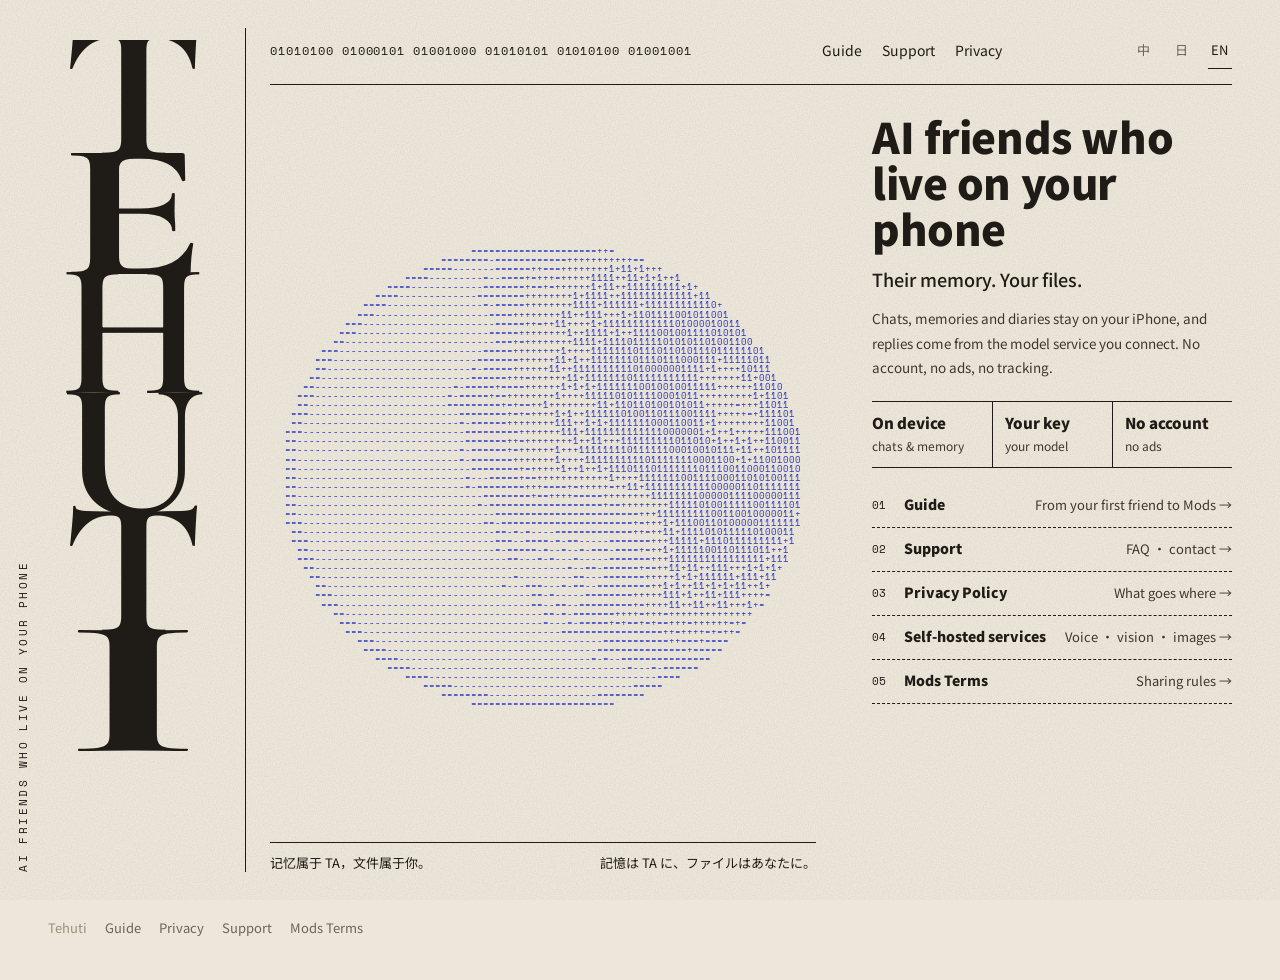
<file: index.html>
<!doctype html>
<html lang="zh-Hans">
<head>
<meta charset="utf-8">
<meta name="viewport" content="width=device-width, initial-scale=1">
<title>Tehuti</title>
<meta name="description" content="住在你手机上的 AI 朋友。记忆属于 TA，文件属于你。">
<link rel="preconnect" href="https://fonts.googleapis.com">
<link rel="preconnect" href="https://fonts.gstatic.com" crossorigin>
<link href="https://fonts.googleapis.com/css2?family=Cormorant+Garamond:wght@500;600;700&family=Noto+Serif+SC:wght@400;600&family=Noto+Sans+SC:wght@400;500;900&family=Space+Mono:wght@400;700&display=swap" rel="stylesheet">
<link rel="stylesheet" href="style.css">
<script src="lang.js"></script>
</head>
<body class="home">
<div class="progress" aria-hidden="true"><span></span></div>
<main class="poster">
  <aside class="mark">
    <svg class="mark-v" viewBox="0 0 160 640" role="img" aria-label="TEHUTI"><g><text x="16" y="102" textLength="128" lengthAdjust="spacingAndGlyphs">T</text><text x="16" y="208" textLength="128" lengthAdjust="spacingAndGlyphs">E</text><text x="16" y="314" textLength="128" lengthAdjust="spacingAndGlyphs">H</text><text x="16" y="420" textLength="128" lengthAdjust="spacingAndGlyphs">U</text><text x="16" y="526" textLength="128" lengthAdjust="spacingAndGlyphs">T</text><text x="16" y="632" textLength="128" lengthAdjust="spacingAndGlyphs">I</text></g></svg>
    <svg class="mark-h" viewBox="0 0 700 140" role="img" aria-label="TEHUTI"><g><text x="6" y="118" textLength="108" lengthAdjust="spacingAndGlyphs">T</text><text x="122" y="118" textLength="108" lengthAdjust="spacingAndGlyphs">E</text><text x="238" y="118" textLength="108" lengthAdjust="spacingAndGlyphs">H</text><text x="354" y="118" textLength="108" lengthAdjust="spacingAndGlyphs">U</text><text x="470" y="118" textLength="108" lengthAdjust="spacingAndGlyphs">T</text><text x="586" y="118" textLength="108" lengthAdjust="spacingAndGlyphs">I</text></g></svg>
    <span class="mark-en" aria-hidden="true">AI FRIENDS WHO LIVE ON YOUR PHONE</span>
  </aside>

  <div class="sheet">
    <header class="site">
      <a class="home bits" href="./" aria-label="Tehuti" title="TEHUTI">01010100 01000101 01001000 01010101 01010100 01001001</a>
      <nav class="links" aria-label="站点">
        <a href="guide.html" data-zh="使用指南" data-ja="使い方" data-en="Guide">使用指南</a>
        <a href="support.html" data-zh="支持" data-ja="サポート" data-en="Support">支持</a>
        <a href="privacy.html" data-zh="隐私" data-ja="プライバシー" data-en="Privacy">隐私</a>
      </nav>
      <nav class="lang" aria-label="语言"><button data-lang="zh">中</button><button data-lang="ja">日</button><button data-lang="en">EN</button></nav>
    </header>

    <div class="stage">
      <figure class="moon">
        <pre id="moon" aria-hidden="true">                                                                                                    
                                      ================+=+=+++=                                      
                                 ========---======+======+++++++++=                                 
                              =====-------=========+++++++++++1+++++++                              
                           ====---------=======+=++=+++++++++1+1+++11+1++                           
                        ====------------=====+=+=+++=++++++11++1111111111+1+                        
                      ====------------=======+=+++++++++11++11+111111111+1+111                      
                    ====--------------========++++++++11+1+11++110111011110111+1                    
                   ===---------------============+=+++++1+1111+111111111111111111                   
                 ===------------------====+===+=+=+++11+++11+1+11110110111010011101                 
                ===-----------------==-======+++++++++++++1+111111110111101111111110                
               ==-------------------==========+=++++++++11+111110111101011010110+++11               
             ===--------------------========++==++++++++1111111111111001010011111+1+11+             
            ===---------------------=========+++=+1+++1+1+11111101010011000101111++11+11            
            ==---------------------=======+===+++++++1++1111+101101110111010011++1++++++            
           ==----------------------======+==+=++++1+++1+++1111+111101110101111111++++++++           
          ==-----------------------==-======++++=++1+111111111101011111010101111+++++++=++          
         ===------------------------========+++=+++++1++11111+01101001110110011111+++++++++         
         ==--------------------------====+===+=+++++1++1++++11+011001111100111111++++++==++         
        ===--------------------------=====+==++++++++11+1111111101001001011001111++++++++=++        
        ==---------------------------========+=+++++++1++111+1+01111101000111111+++++++=+==+        
       ===-------------------------==-========+++++++++11+1111+110111010000111111++++++==+=+1       
       ==---------------------------==-=======++++++++++1++1+11111010101100011+111+++==+===++       
       ==-----------------------------========++++++1++++1111110111111111100101+1+1+++==+++=+       
       ==--------------------------=============++++1++1+1+1111+1110110000011011+1++++++=++=+       
       ==----------------------------============++++++11111111+1+1010110001101+++1++++++++++       
       ==------------------------------==========+==++++++1++++11+1111011100001111++1+++++=++       
       ==-----------------------------======+====+++++++++111111111111111101011111+++1+++++++       
       ==------------------------------======+==+++++++++++++11111110101011110011111+++++++++       
       ==------------------------------=-========+=+=++++1+++1111111011101001111111111+++++1+       
       ==------------------------------========+++=+=++++++1111+11111011111110100011111+1++++       
       ===-------------------------------=======+====++++++++1+1+11111101111111000111++++1111       
        ==-------------------------------=======+++++=++++++++11+111+111+1110110011111111111        
        ===--------------------------------========+=++++++++++++1++++1+11+1100111010111111+        
         ==-----------------------------=---======++++=+++++++1+++1++111111+1111010111110+1         
         ===-----------------------------===========++=+++++++1++11+++++1111+11111+11+111+1         
          ==-----------------------------------=========++++++++++111+1++1111++11+11111++1          
           ==-------------------------------==-=========+==++++++++++++1++11+1+11+1111+1+           
            ==---------------------------------=-======+==+=++++++++1++++1++1111111++++1            
            ===----------------------------------========+=+=+=++++++++1+11+++++++1101+=            
             ===-------------------------------=-==-=========++++=+++++++++++111++==+=+             
               ==--------------------------------=--========+==+++==+++++++++++++===+               
                ===---------------------------------==-==========++=+++=++=++++=++++                
                 ===---------------------------------=--=======+==+==+=+=+++++=+=++                 
                   ===------------------------------------=========+=+=++==++==+=                   
                    ====---------------------------------===-=========+=+=======                    
                      ====--------------------------------=-=--=-=============                      
                        ====-------------------------------------==--=--====                        
                           ====--------------------------------------====                           
                              =====------------------------------=====                              
                                 ========------------------========                                 
                                      ========================                                      
                                                                                                    </pre>
        <figcaption>
          <span class="cap-zh" lang="zh-Hans">记忆属于 TA，文件属于你。</span>
          <span class="cap-ja" lang="ja">記憶は TA に、ファイルはあなたに。</span>
          <span class="cap-en" lang="en">Their memory. Your files.</span>
        </figcaption>
      </figure>

      <div class="copy">
    <section lang="zh-Hans">
      <h1>住在你手机上的<br>AI 朋友</h1>
      <p class="lead">记忆属于 TA，文件属于你。</p>
      <p class="intro">聊天、记忆和日记存在你的 iPhone 上，用你自己接入的模型服务回复你。没有账号，没有广告，不追踪。</p>
      <div class="facts"><div><b>存在本机</b>聊天与记忆</div><div><b>你的 Key</b>你选的模型</div><div><b>无账号</b>无广告</div></div>
      <nav class="rows" aria-label="页面">
      <a href="guide.html"><i class="n">01</i><b>使用指南</b><span>从第一个朋友到 Mods →</span></a>
      <a href="support.html"><i class="n">02</i><b>支持</b><span>常见问题 · 联系 →</span></a>
      <a href="privacy.html"><i class="n">03</i><b>隐私政策</b><span>什么会发给谁 →</span></a>
      <a href="self-hosting.html"><i class="n">04</i><b>自部署服务</b><span>语音 · 识图 · 生图 →</span></a>
      <a href="mods-terms.html"><i class="n">05</i><b>Mods 投稿条款</b><span>分享的规则 →</span></a>
      </nav>
    </section>
    <section lang="ja">
      <h1>あなたのスマホに住む<br>AI の友だち</h1>
      <p class="lead">記憶は TA に、ファイルはあなたに。</p>
      <p class="intro">会話・記憶・日記は iPhone に保存され、あなたが接続したモデルサービスが返信します。アカウントも広告もトラッキングもありません。</p>
      <div class="facts"><div><b>端末に保存</b>会話と記憶</div><div><b>自分のキー</b>選んだモデル</div><div><b>登録不要</b>広告なし</div></div>
      <nav class="rows" aria-label="ページ">
      <a href="guide.html"><i class="n">01</i><b>使い方</b><span>最初の友だちから Mods まで →</span></a>
      <a href="support.html"><i class="n">02</i><b>サポート</b><span>よくある質問 · 連絡 →</span></a>
      <a href="privacy.html"><i class="n">03</i><b>プライバシーポリシー</b><span>何がどこへ送られるか →</span></a>
      <a href="self-hosting.html"><i class="n">04</i><b>自分で立てたサービス</b><span>音声 · 画像認識 · 画像生成 →</span></a>
      <a href="mods-terms.html"><i class="n">05</i><b>Mods 投稿規約</b><span>共有のルール →</span></a>
      </nav>
    </section>
    <section lang="en">
      <h1>AI friends who live on your phone</h1>
      <p class="lead">Their memory. Your files.</p>
      <p class="intro">Chats, memories and diaries stay on your iPhone, and replies come from the model service you connect. No account, no ads, no tracking.</p>
      <div class="facts"><div><b>On device</b>chats &amp; memory</div><div><b>Your key</b>your model</div><div><b>No account</b>no ads</div></div>
      <nav class="rows" aria-label="Pages">
      <a href="guide.html"><i class="n">01</i><b>Guide</b><span>From your first friend to Mods →</span></a>
      <a href="support.html"><i class="n">02</i><b>Support</b><span>FAQ · contact →</span></a>
      <a href="privacy.html"><i class="n">03</i><b>Privacy Policy</b><span>What goes where →</span></a>
      <a href="self-hosting.html"><i class="n">04</i><b>Self-hosted services</b><span>Voice · vision · images →</span></a>
      <a href="mods-terms.html"><i class="n">05</i><b>Mods Terms</b><span>Sharing rules →</span></a>
      </nav>
    </section>
      </div>
    </div>
  </div>
  <svg class="grain" aria-hidden="true"><filter id="grain"><feTurbulence type="fractalNoise" baseFrequency="0.85" numOctaves="2" seed="4"></feTurbulence><feColorMatrix values="0 0 0 0 0.3  0 0 0 0 0.27  0 0 0 0 0.2  0 0 0 0.6 -0.2"></feColorMatrix></filter><rect width="100%" height="100%" filter="url(#grain)"></rect></svg>
</main>

<footer class="poster-foot">
  <span>Tehuti</span>
  <a href="guide.html" data-zh="使用指南" data-ja="使い方" data-en="Guide">使用指南</a>
  <a href="privacy.html" data-zh="隐私政策" data-ja="プライバシー" data-en="Privacy">隐私政策</a>
  <a href="support.html" data-zh="支持" data-ja="サポート" data-en="Support">支持</a>
  <a href="mods-terms.html" data-zh="Mods 条款" data-ja="Mods 規約" data-en="Mods Terms">Mods 条款</a>
</footer>
<script src="moon.js"></script>
<script src="site.js"></script>
</body>
</html>
</file>
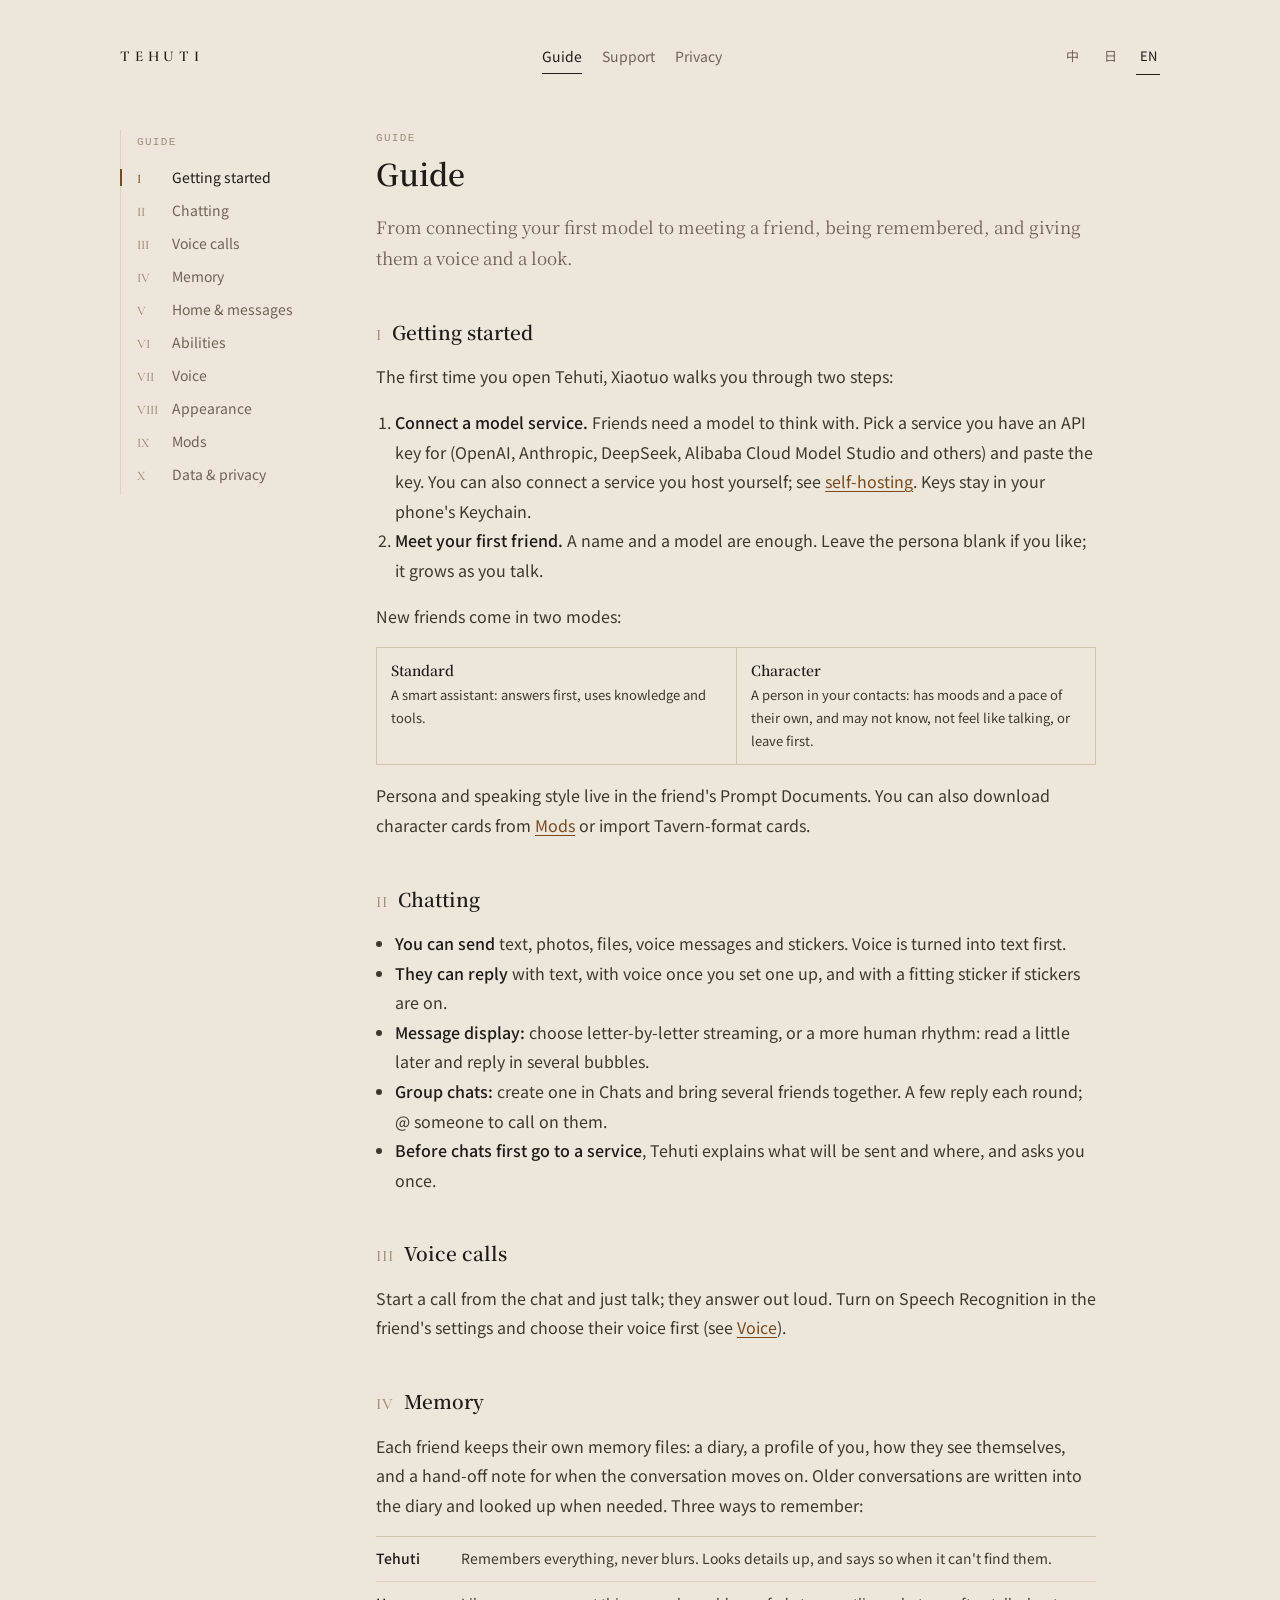
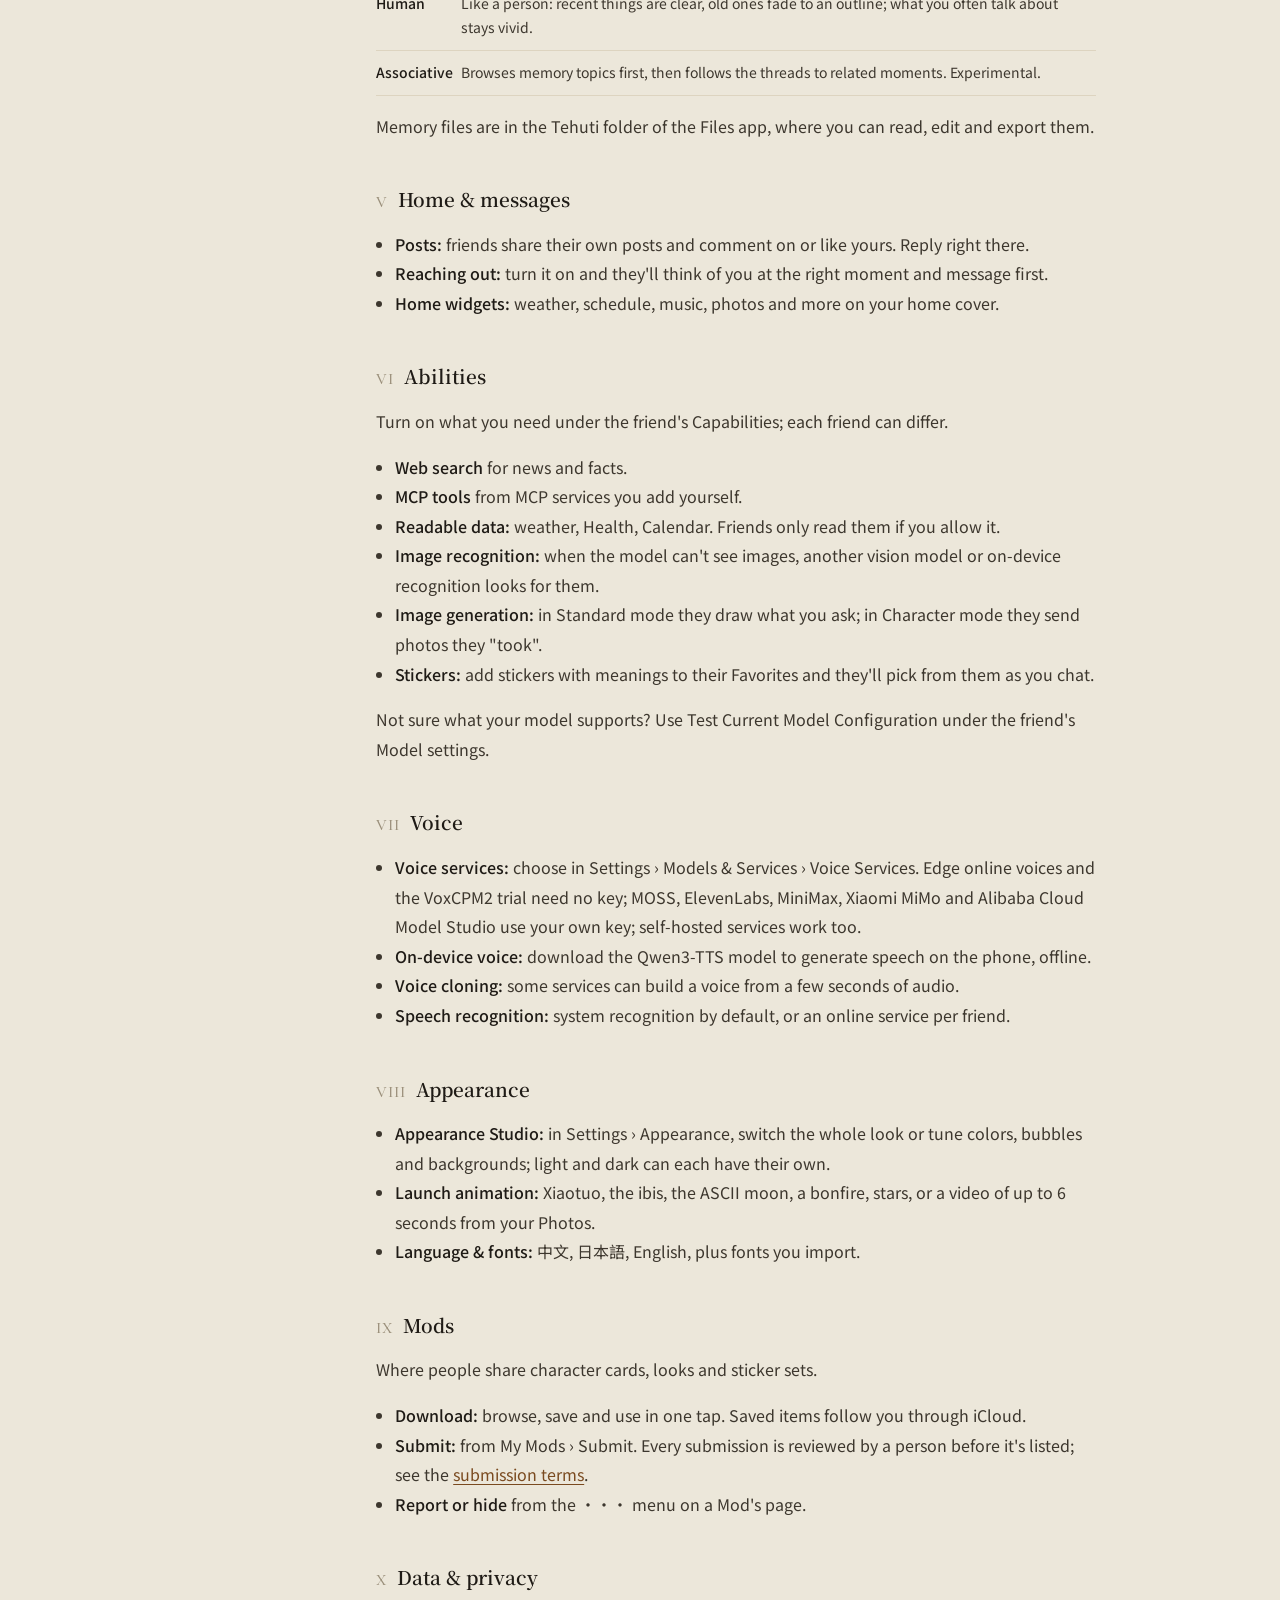
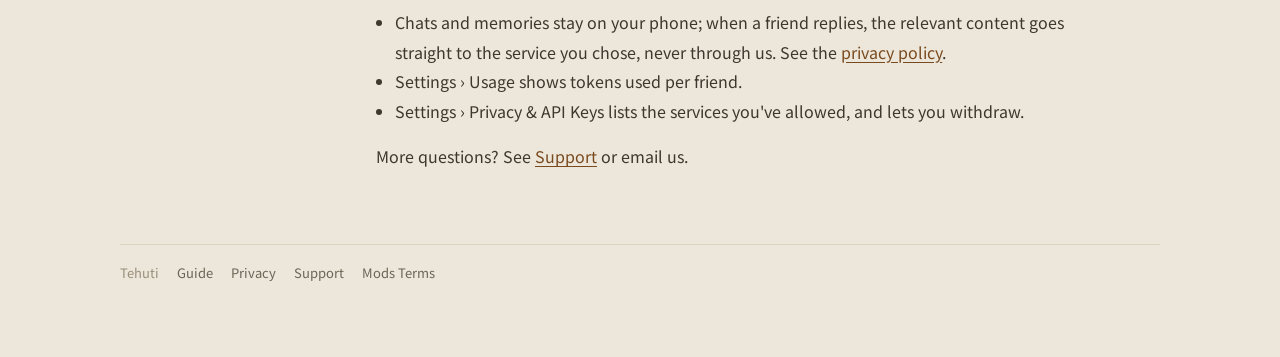
<file: guide.html>
<!doctype html>
<html lang="zh-Hans">
<head>
<meta charset="utf-8">
<meta name="viewport" content="width=device-width, initial-scale=1">
<title>Tehuti · 使用指南 / Guide</title>
<link rel="preconnect" href="https://fonts.googleapis.com">
<link rel="preconnect" href="https://fonts.gstatic.com" crossorigin>
<link href="https://fonts.googleapis.com/css2?family=Cormorant+Garamond:wght@500;600&family=Noto+Serif+SC:wght@400;600&family=Noto+Sans+SC:wght@400;500&display=swap" rel="stylesheet">
<link rel="stylesheet" href="style.css">
<script src="lang.js"></script>
</head>
<body>
<div class="progress" aria-hidden="true"><span></span></div>
<main class="guide">
<header class="site">
  <a class="home" href="./">TEHUTI</a>
  <nav class="links" aria-label="站点">
    <a href="guide.html" aria-current="page" data-zh="使用指南" data-ja="使い方" data-en="Guide">使用指南</a>
    <a href="support.html" data-zh="支持" data-ja="サポート" data-en="Support">支持</a>
    <a href="privacy.html" data-zh="隐私" data-ja="プライバシー" data-en="Privacy">隐私</a>
  </nav>
  <nav class="lang" aria-label="语言"><button data-lang="zh">中</button><button data-lang="ja">日</button><button data-lang="en">EN</button></nav>
</header>
<div class="guide-layout">
<aside class="guide-nav" aria-label="目录"></aside>
<div class="guide-body">

<!-- ============================== 中文 ============================== -->
<section lang="zh-Hans">
<div class="eyebrow">Guide</div>
<h1>使用指南</h1>
<p class="lead">从接入第一个模型，到认识朋友、让 TA 记住你、给 TA 换上声音和样子。</p>

<nav class="toc" aria-label="目录">
  <a href="#zh-start">I 开始</a><a href="#zh-chat">II 聊天</a><a href="#zh-call">III 语音通话</a><a href="#zh-memory">IV 记忆</a>
  <a href="#zh-home">V 主页与主动消息</a><a href="#zh-abilities">VI 能力</a><a href="#zh-voice">VII 声音</a><a href="#zh-look">VIII 外观</a>
  <a href="#zh-mods">IX Mods</a><a href="#zh-data">X 数据与隐私</a>
</nav>

<h2 id="zh-start"><span class="num">I</span>开始</h2>
<p>第一次打开时，小托会带你走两步：</p>
<ol>
  <li><strong>接入一个模型服务。</strong>朋友们要借模型来思考。选一家你有 API Key 的服务（OpenAI、Anthropic、DeepSeek、阿里云百炼等），把 Key 粘进去就行。也可以接自己部署的服务，见<a href="self-hosting.html">自部署说明</a>。Key 只存在手机的钥匙串里。</li>
  <li><strong>认识第一个朋友。</strong>起个名字、挑个模型就够了。人设可以空着，相处久了会自己长出来。</li>
</ol>
<p>新建朋友时可以选两种模式：</p>
<div class="split">
  <div><b>标准模式</b>像一个聪明的助手：先回答问题，知识和工具都用得上。</div>
  <div><b>角色模式</b>像通讯录里的一个人：会有自己的情绪和节奏，可以不知道、不想聊、先走。</div>
</div>
<p>人设、说话风格这些写在朋友设置的「提示词注入」里；也可以从 <a href="#zh-mods">Mods</a> 下载别人做好的角色卡，或者导入酒馆格式的角色卡。</p>

<h2 id="zh-chat"><span class="num">II</span>聊天</h2>
<ul>
  <li><strong>能发什么：</strong>文字、照片、文件、语音消息、表情。语音会先转成文字。</li>
  <li><strong>TA 能回什么：</strong>文字，开了声音后也能发语音；开了表情包，会按含义挑一张发给你。</li>
  <li><strong>消息显示：</strong>在朋友设置里可以选是否一个字一个字地出现，或者像真人一样隔一会儿才「已读」、分几条气泡回你。</li>
  <li><strong>群聊：</strong>在「聊天」里新建群聊，把几位朋友拉到一起。每一轮会挑几位接话，@ 某位就是点名让 TA 说。</li>
  <li><strong>第一次发给某个服务前</strong>，Tehuti 会说明会发什么、发给谁，请你确认一次。</li>
</ul>

<h2 id="zh-call"><span class="num">III</span>语音通话</h2>
<p>在聊天页发起通话，直接开口说，TA 用声音回你。需要先在朋友设置里打开「语音识别」，并选好 TA 的声音（见 <a href="#zh-voice">声音</a>）。</p>

<h2 id="zh-memory"><span class="num">IV</span>记忆</h2>
<p>每位朋友都有自己的一套记忆文件：日记、关于你的档案、TA 对自己的认识，以及换话题时留给自己的「接力棒」。聊得久了，旧的对话会整理进日记，TA 需要时再去翻。三种记忆方式可选：</p>
<div class="table-wrap"><table>
  <tr><th>Tehuti 模式</th><td>什么都记得，永不模糊。需要细节时会去查，查不到就坦白说。</td></tr>
  <tr><th>人类模式</th><td>像人一样：近的清晰，远的慢慢模糊成梗概；常聊起的事保持鲜活。</td></tr>
  <tr><th>联想模式</th><td>先浏览记忆主题，再顺着线索翻相关的往事。实验性功能。</td></tr>
</table></div>
<p>记忆文件都在「文件」App 的 Tehuti 文件夹里，可以直接看、改、导出。朋友设置里也能浏览 TA 的记忆。</p>

<h2 id="zh-home"><span class="num">V</span>主页与主动消息</h2>
<ul>
  <li><strong>动态：</strong>朋友们会发自己的动态，也会来你的动态下评论、点赞。你可以就地回复。</li>
  <li><strong>主动联系：</strong>打开后，TA 会在合适的时候想起你，主动发一条消息过来。</li>
  <li><strong>主页组件：</strong>主页封面可以放天气、日程、音乐、照片等小组件。</li>
</ul>

<h2 id="zh-abilities"><span class="num">VI</span>能力</h2>
<p>在朋友设置的「能力」里按需打开，每位朋友可以不一样：</p>
<ul>
  <li><strong>联网搜索：</strong>查新闻、查资料。</li>
  <li><strong>MCP 工具：</strong>接入你自己添加的 MCP 服务，让 TA 能用更多工具。</li>
  <li><strong>可读取数据：</strong>天气、健康、日历。默认只在你自己的设备上显示，只有你允许了，TA 才读得到。</li>
  <li><strong>识图：</strong>模型本身看不了图时，可以借一个能看图的模型或系统识别来帮 TA 看。</li>
  <li><strong>生成图片：</strong>标准模式下按你的要求画图；角色模式下 TA 会发自己「拍」的照片。</li>
  <li><strong>表情包：</strong>给 TA 的收藏里加几张带含义的表情，TA 聊天时会自己挑着发。</li>
</ul>
<p>不确定模型支持哪些能力，可以在朋友设置的「模型」里点「测试当前模型配置」。</p>

<h2 id="zh-voice"><span class="num">VII</span>声音</h2>
<ul>
  <li><strong>语音服务：</strong>在「设置 › 模型与服务 › 语音服务」里选。Edge 在线语音和 VoxCPM2 体验不用 Key；MOSS、ElevenLabs、MiniMax、小米 MiMo、阿里云百炼用你自己的 Key；也可以接自己部署的服务。</li>
  <li><strong>本地语音：</strong>下载 Qwen3-TTS 模型后，在手机上直接生成，不联网。</li>
  <li><strong>克隆声音：</strong>部分服务可以用一段几秒钟的录音克隆出 TA 的声音。</li>
  <li><strong>语音识别：</strong>默认用系统的识别，也可以为某位朋友换成在线识别。</li>
</ul>

<h2 id="zh-look"><span class="num">VIII</span>外观</h2>
<ul>
  <li><strong>外观工坊：</strong>在「设置 › 外观」里换整套外观，或者自己调配色、气泡、背景；浅色和深色可以各用一套。</li>
  <li><strong>开屏动画：</strong>小托、朱鹭、字符月亮、篝火、星空，或者用自己相册里一段 6 秒以内的视频。</li>
  <li><strong>语言与字体：</strong>中文、日本語、English，也可以导入自己的字体。</li>
</ul>

<h2 id="zh-mods"><span class="num">IX</span>Mods</h2>
<p>大家分享角色卡、外观和表情包的地方。</p>
<ul>
  <li><strong>下载：</strong>浏览、收藏，一键用上。收藏会跟着 iCloud 走，换手机也在。</li>
  <li><strong>投稿：</strong>在「我的 Mods › 投稿」里交，人工审核通过后才会上架。规则见 <a href="mods-terms.html">Mods 投稿条款</a>。</li>
  <li><strong>举报和隐藏：</strong>作品页右上角「···」。</li>
</ul>

<h2 id="zh-data"><span class="num">X</span>数据与隐私</h2>
<ul>
  <li>聊天和记忆存在手机上；回复时相关内容直接发给你选的服务，不经过我们。详见<a href="privacy.html">隐私政策</a>。</li>
  <li>「设置 › 用量」看每位朋友用了多少 token。</li>
  <li>「设置 › 隐私与 API Key」看已经同意发送的服务，可以撤回。</li>
</ul>
<p>还有问题？看<a href="support.html">支持页</a>，或者写信给我们。</p>
</section>

<!-- ============================== 日本語 ============================== -->
<section lang="ja">
<div class="eyebrow">Guide</div>
<h1>使い方</h1>
<p class="lead">最初のモデルをつなぐところから、友だちと出会い、覚えてもらい、声と姿を与えるまで。</p>

<nav class="toc" aria-label="目次">
  <a href="#ja-start">I はじめに</a><a href="#ja-chat">II チャット</a><a href="#ja-call">III 音声通話</a><a href="#ja-memory">IV 記憶</a>
  <a href="#ja-home">V ホームと自発メッセージ</a><a href="#ja-abilities">VI 機能</a><a href="#ja-voice">VII 声</a><a href="#ja-look">VIII 外観</a>
  <a href="#ja-mods">IX Mods</a><a href="#ja-data">X データとプライバシー</a>
</nav>

<h2 id="ja-start"><span class="num">I</span>はじめに</h2>
<p>最初に開くと、小托（シャオトゥオ）が 2 つのステップを案内します。</p>
<ol>
  <li><strong>モデルサービスをつなぐ。</strong>友だちが考えるにはモデルが必要です。API Key を持っているサービス（OpenAI、Anthropic、DeepSeek、Alibaba Cloud Model Studio など）を選び、キーを貼り付けるだけ。自分で立てたサービスも使えます（<a href="self-hosting.html">接続方法</a>）。キーは端末のキーチェーンにだけ保存されます。</li>
  <li><strong>最初の友だちに会う。</strong>名前とモデルだけで十分。人柄は空欄でも、付き合ううちに育っていきます。</li>
</ol>
<p>友だちを作るときは 2 つのモードから選べます。</p>
<div class="split">
  <div><b>標準モード</b>賢いアシスタント。まず質問に答え、知識もツールも使います。</div>
  <div><b>キャラクターモード</b>連絡先の中の一人。自分の気分やペースがあり、知らない・話したくない・先に抜けることもあります。</div>
</div>
<p>人設や話し方は友だちの設定の「プロンプト文書」に書きます。<a href="#ja-mods">Mods</a> から他の人のキャラクターカードをダウンロードしたり、Tavern 形式のカードを読み込んだりもできます。</p>

<h2 id="ja-chat"><span class="num">II</span>チャット</h2>
<ul>
  <li><strong>送れるもの：</strong>テキスト、写真、ファイル、ボイスメッセージ、スタンプ。音声は文字起こししてから送られます。</li>
  <li><strong>返ってくるもの：</strong>テキスト。声を設定すればボイスでも返信し、スタンプを有効にすれば意味に合うものを選んで送ります。</li>
  <li><strong>メッセージ表示：</strong>一文字ずつ表示するか、人のように少し間をおいて既読にし、いくつかの吹き出しに分けて返すかを選べます。</li>
  <li><strong>グループチャット：</strong>「チャット」から作成して複数の友だちを集めます。毎回何人かが返事をし、@ で指名もできます。</li>
  <li><strong>初めてサービスに送る前に</strong>、何をどこへ送るかを説明し、一度確認します。</li>
</ul>

<h2 id="ja-call"><span class="num">III</span>音声通話</h2>
<p>チャット画面から通話を始め、そのまま話しかけると声で返事をします。友だちの設定で「音声認識」を有効にし、声を選んでおいてください（<a href="#ja-voice">声</a>）。</p>

<h2 id="ja-memory"><span class="num">IV</span>記憶</h2>
<p>友だちごとに記憶ファイルがあります。日記、あなたについてのプロフィール、自分自身についての認識、話題が変わるときの「引き継ぎメモ」。長く話すと古い会話は日記にまとめられ、必要なときに読み返します。記憶のしかたは 3 種類。</p>
<div class="table-wrap"><table>
  <tr><th>Tehuti モード</th><td>すべてを覚え、ぼやけません。細部は調べ、見つからなければ正直に言います。</td></tr>
  <tr><th>人間モード</th><td>人のように、最近のことは鮮明、昔のことは少しずつ大まかに。よく話すことは鮮明なまま。</td></tr>
  <tr><th>連想モード</th><td>まず記憶のテーマを眺め、手がかりをたどって関連する出来事を読み返します。実験的な機能です。</td></tr>
</table></div>
<p>記憶ファイルは「ファイル」アプリの Tehuti フォルダにあり、そのまま閲覧・編集・書き出しができます。</p>

<h2 id="ja-home"><span class="num">V</span>ホームと自発メッセージ</h2>
<ul>
  <li><strong>投稿：</strong>友だちは自分の投稿をし、あなたの投稿にコメントや「いいね」をします。その場で返信できます。</li>
  <li><strong>自発的な連絡：</strong>有効にすると、ふさわしいときにあなたを思い出してメッセージを送ってきます。</li>
  <li><strong>ホームのウィジェット：</strong>天気、予定、音楽、写真などを置けます。</li>
</ul>

<h2 id="ja-abilities"><span class="num">VI</span>機能</h2>
<p>友だちの設定の「機能」で必要なものだけ有効にします。友だちごとに変えられます。</p>
<ul>
  <li><strong>ウェブ検索：</strong>ニュースや調べもの。</li>
  <li><strong>MCP ツール：</strong>自分で追加した MCP サービスで、使えるツールを増やします。</li>
  <li><strong>読み取れるデータ：</strong>天気、ヘルスケア、カレンダー。許可したときだけ友だちが読めます。</li>
  <li><strong>画像認識：</strong>モデルが画像を見られないとき、別の視覚モデルやシステム認識で代わりに見ます。</li>
  <li><strong>画像生成：</strong>標準モードでは頼まれた絵を描き、キャラクターモードでは自分で「撮った」写真を送ります。</li>
  <li><strong>スタンプ：</strong>意味を付けたスタンプをお気に入りに入れると、会話の中で選んで送ります。</li>
</ul>
<p>モデルの対応状況は、友だちの設定の「モデル」で「現在のモデル設定をテスト」から確認できます。</p>

<h2 id="ja-voice"><span class="num">VII</span>声</h2>
<ul>
  <li><strong>音声サービス：</strong>「設定 › モデルとサービス › 音声サービス」で選びます。Edge オンライン音声と VoxCPM2 体験はキー不要。MOSS、ElevenLabs、MiniMax、Xiaomi MiMo、Alibaba Cloud Model Studio は自分のキーで。自分で立てたサービスも使えます。</li>
  <li><strong>ローカル音声：</strong>Qwen3-TTS モデルをダウンロードすると、端末だけで生成できます。</li>
  <li><strong>声のクローン：</strong>一部のサービスでは数秒の録音から声を作れます。</li>
  <li><strong>音声認識：</strong>既定はシステムの認識。友だちごとにオンライン認識に変えられます。</li>
</ul>

<h2 id="ja-look"><span class="num">VIII</span>外観</h2>
<ul>
  <li><strong>外観スタジオ：</strong>「設定 › 外観」で外観を丸ごと替えたり、配色・吹き出し・背景を自分で調整したり。ライトとダークで別々に設定できます。</li>
  <li><strong>起動アニメーション：</strong>小托、トキ、文字の月、焚き火、星空、または写真アプリの 6 秒以内の動画。</li>
  <li><strong>言語とフォント：</strong>中文、日本語、English。自分のフォントも読み込めます。</li>
</ul>

<h2 id="ja-mods"><span class="num">IX</span>Mods</h2>
<p>キャラクターカード、外観、スタンプを共有する場所です。</p>
<ul>
  <li><strong>ダウンロード：</strong>眺めて、保存して、すぐ使えます。保存したものは iCloud で同期されます。</li>
  <li><strong>投稿：</strong>「マイ Mods › 投稿」から。人の手で審査され、承認後に公開されます（<a href="mods-terms.html">投稿規約</a>）。</li>
  <li><strong>報告・非表示：</strong>作品ページ右上の「···」から。</li>
</ul>

<h2 id="ja-data"><span class="num">X</span>データとプライバシー</h2>
<ul>
  <li>会話と記憶は端末に保存され、返信の際は関係する内容があなたの選んだサービスへ直接送られます（<a href="privacy.html">プライバシーポリシー</a>）。</li>
  <li>「設定 › 使用量」で友だちごとのトークン量を確認できます。</li>
  <li>「設定 › プライバシーと API Key」で送信に同意したサービスを確認・取り消しできます。</li>
</ul>
<p>ほかに質問があれば<a href="support.html">サポート</a>へ。</p>
</section>

<!-- ============================== English ============================== -->
<section lang="en">
<div class="eyebrow">Guide</div>
<h1>Guide</h1>
<p class="lead">From connecting your first model to meeting a friend, being remembered, and giving them a voice and a look.</p>

<nav class="toc" aria-label="Contents">
  <a href="#en-start">I Getting started</a><a href="#en-chat">II Chatting</a><a href="#en-call">III Voice calls</a><a href="#en-memory">IV Memory</a>
  <a href="#en-home">V Home &amp; messages</a><a href="#en-abilities">VI Abilities</a><a href="#en-voice">VII Voice</a><a href="#en-look">VIII Appearance</a>
  <a href="#en-mods">IX Mods</a><a href="#en-data">X Data &amp; privacy</a>
</nav>

<h2 id="en-start"><span class="num">I</span>Getting started</h2>
<p>The first time you open Tehuti, Xiaotuo walks you through two steps:</p>
<ol>
  <li><strong>Connect a model service.</strong> Friends need a model to think with. Pick a service you have an API key for (OpenAI, Anthropic, DeepSeek, Alibaba Cloud Model Studio and others) and paste the key. You can also connect a service you host yourself; see <a href="self-hosting.html">self-hosting</a>. Keys stay in your phone's Keychain.</li>
  <li><strong>Meet your first friend.</strong> A name and a model are enough. Leave the persona blank if you like; it grows as you talk.</li>
</ol>
<p>New friends come in two modes:</p>
<div class="split">
  <div><b>Standard</b>A smart assistant: answers first, uses knowledge and tools.</div>
  <div><b>Character</b>A person in your contacts: has moods and a pace of their own, and may not know, not feel like talking, or leave first.</div>
</div>
<p>Persona and speaking style live in the friend's Prompt Documents. You can also download character cards from <a href="#en-mods">Mods</a> or import Tavern-format cards.</p>

<h2 id="en-chat"><span class="num">II</span>Chatting</h2>
<ul>
  <li><strong>You can send</strong> text, photos, files, voice messages and stickers. Voice is turned into text first.</li>
  <li><strong>They can reply</strong> with text, with voice once you set one up, and with a fitting sticker if stickers are on.</li>
  <li><strong>Message display:</strong> choose letter-by-letter streaming, or a more human rhythm: read a little later and reply in several bubbles.</li>
  <li><strong>Group chats:</strong> create one in Chats and bring several friends together. A few reply each round; @ someone to call on them.</li>
  <li><strong>Before chats first go to a service</strong>, Tehuti explains what will be sent and where, and asks you once.</li>
</ul>

<h2 id="en-call"><span class="num">III</span>Voice calls</h2>
<p>Start a call from the chat and just talk; they answer out loud. Turn on Speech Recognition in the friend's settings and choose their voice first (see <a href="#en-voice">Voice</a>).</p>

<h2 id="en-memory"><span class="num">IV</span>Memory</h2>
<p>Each friend keeps their own memory files: a diary, a profile of you, how they see themselves, and a hand-off note for when the conversation moves on. Older conversations are written into the diary and looked up when needed. Three ways to remember:</p>
<div class="table-wrap"><table>
  <tr><th>Tehuti</th><td>Remembers everything, never blurs. Looks details up, and says so when it can't find them.</td></tr>
  <tr><th>Human</th><td>Like a person: recent things are clear, old ones fade to an outline; what you often talk about stays vivid.</td></tr>
  <tr><th>Associative</th><td>Browses memory topics first, then follows the threads to related moments. Experimental.</td></tr>
</table></div>
<p>Memory files are in the Tehuti folder of the Files app, where you can read, edit and export them.</p>

<h2 id="en-home"><span class="num">V</span>Home &amp; messages</h2>
<ul>
  <li><strong>Posts:</strong> friends share their own posts and comment on or like yours. Reply right there.</li>
  <li><strong>Reaching out:</strong> turn it on and they'll think of you at the right moment and message first.</li>
  <li><strong>Home widgets:</strong> weather, schedule, music, photos and more on your home cover.</li>
</ul>

<h2 id="en-abilities"><span class="num">VI</span>Abilities</h2>
<p>Turn on what you need under the friend's Capabilities; each friend can differ.</p>
<ul>
  <li><strong>Web search</strong> for news and facts.</li>
  <li><strong>MCP tools</strong> from MCP services you add yourself.</li>
  <li><strong>Readable data:</strong> weather, Health, Calendar. Friends only read them if you allow it.</li>
  <li><strong>Image recognition:</strong> when the model can't see images, another vision model or on-device recognition looks for them.</li>
  <li><strong>Image generation:</strong> in Standard mode they draw what you ask; in Character mode they send photos they "took".</li>
  <li><strong>Stickers:</strong> add stickers with meanings to their Favorites and they'll pick from them as you chat.</li>
</ul>
<p>Not sure what your model supports? Use Test Current Model Configuration under the friend's Model settings.</p>

<h2 id="en-voice"><span class="num">VII</span>Voice</h2>
<ul>
  <li><strong>Voice services:</strong> choose in Settings › Models &amp; Services › Voice Services. Edge online voices and the VoxCPM2 trial need no key; MOSS, ElevenLabs, MiniMax, Xiaomi MiMo and Alibaba Cloud Model Studio use your own key; self-hosted services work too.</li>
  <li><strong>On-device voice:</strong> download the Qwen3-TTS model to generate speech on the phone, offline.</li>
  <li><strong>Voice cloning:</strong> some services can build a voice from a few seconds of audio.</li>
  <li><strong>Speech recognition:</strong> system recognition by default, or an online service per friend.</li>
</ul>

<h2 id="en-look"><span class="num">VIII</span>Appearance</h2>
<ul>
  <li><strong>Appearance Studio:</strong> in Settings › Appearance, switch the whole look or tune colors, bubbles and backgrounds; light and dark can each have their own.</li>
  <li><strong>Launch animation:</strong> Xiaotuo, the ibis, the ASCII moon, a bonfire, stars, or a video of up to 6 seconds from your Photos.</li>
  <li><strong>Language &amp; fonts:</strong> 中文, 日本語, English, plus fonts you import.</li>
</ul>

<h2 id="en-mods"><span class="num">IX</span>Mods</h2>
<p>Where people share character cards, looks and sticker sets.</p>
<ul>
  <li><strong>Download:</strong> browse, save and use in one tap. Saved items follow you through iCloud.</li>
  <li><strong>Submit:</strong> from My Mods › Submit. Every submission is reviewed by a person before it's listed; see the <a href="mods-terms.html">submission terms</a>.</li>
  <li><strong>Report or hide</strong> from the ··· menu on a Mod's page.</li>
</ul>

<h2 id="en-data"><span class="num">X</span>Data &amp; privacy</h2>
<ul>
  <li>Chats and memories stay on your phone; when a friend replies, the relevant content goes straight to the service you chose, never through us. See the <a href="privacy.html">privacy policy</a>.</li>
  <li>Settings › Usage shows tokens used per friend.</li>
  <li>Settings › Privacy &amp; API Keys lists the services you've allowed, and lets you withdraw.</li>
</ul>
<p>More questions? See <a href="support.html">Support</a> or email us.</p>
</section>

</div>
</div>
<footer>
  <span>Tehuti</span>
  <a href="guide.html" data-zh="使用指南" data-ja="使い方" data-en="Guide">使用指南</a>
  <a href="privacy.html" data-zh="隐私政策" data-ja="プライバシー" data-en="Privacy">隐私政策</a>
  <a href="support.html" data-zh="支持" data-ja="サポート" data-en="Support">支持</a>
  <a href="mods-terms.html" data-zh="Mods 条款" data-ja="Mods 規約" data-en="Mods Terms">Mods 条款</a>
</footer>
</main>
<script src="site.js"></script>
</body>
</html>
</file>
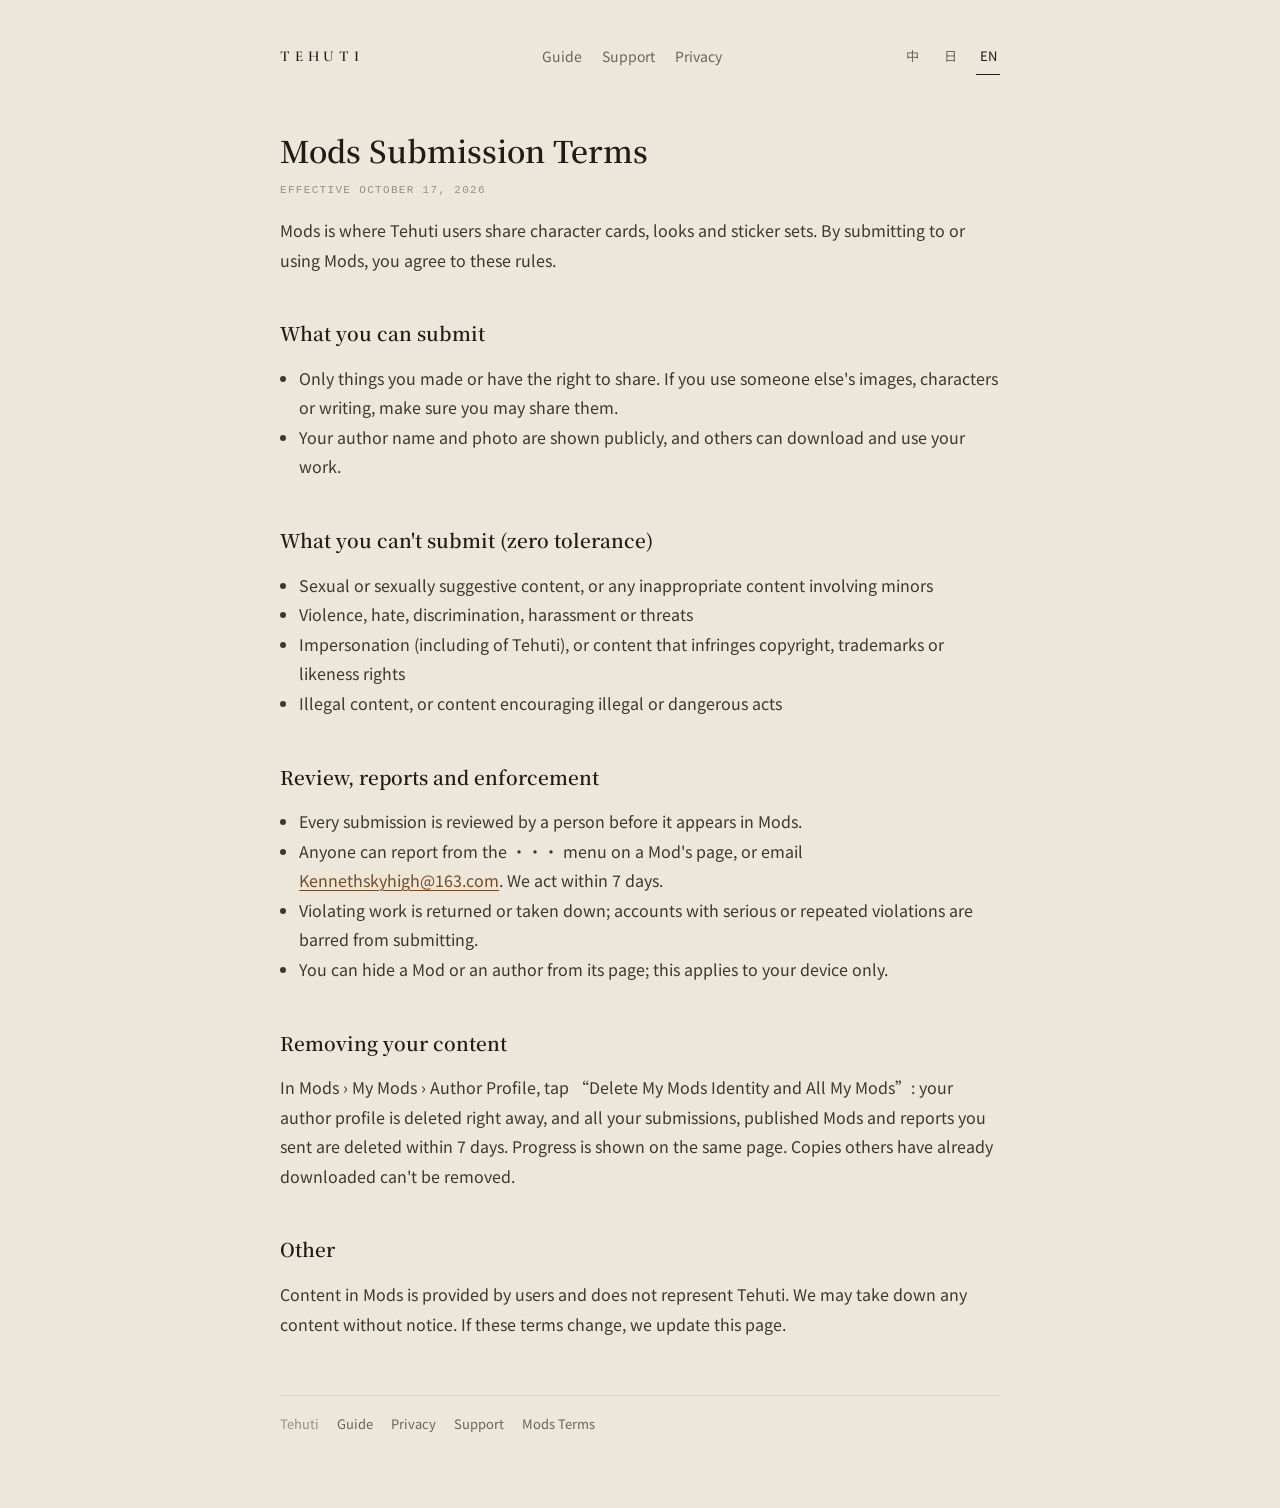
<file: mods-terms.html>
<!doctype html>
<html lang="zh-Hans">
<head>
<meta charset="utf-8">
<meta name="viewport" content="width=device-width, initial-scale=1">
<title>Tehuti · Mods 投稿条款 / Mods Terms</title>
<link rel="preconnect" href="https://fonts.googleapis.com">
<link rel="preconnect" href="https://fonts.gstatic.com" crossorigin>
<link href="https://fonts.googleapis.com/css2?family=Cormorant+Garamond:wght@500;600&family=Noto+Serif+SC:wght@400;600&family=Noto+Sans+SC:wght@400;500&display=swap" rel="stylesheet">
<link rel="stylesheet" href="style.css">
<script src="lang.js"></script>
</head>
<body>
<div class="progress" aria-hidden="true"><span></span></div>
<main>
<header class="site">
  <a class="home" href="./">TEHUTI</a>
  <nav class="links" aria-label="站点">
    <a href="guide.html" data-zh="使用指南" data-ja="使い方" data-en="Guide">使用指南</a>
    <a href="support.html" data-zh="支持" data-ja="サポート" data-en="Support">支持</a>
    <a href="privacy.html" data-zh="隐私" data-ja="プライバシー" data-en="Privacy">隐私</a>
  </nav>
  <nav class="lang" aria-label="语言"><button data-lang="zh">中</button><button data-lang="ja">日</button><button data-lang="en">EN</button></nav>
</header>

<section lang="zh-Hans">
<h1>Mods 投稿条款</h1>
<p class="updated">生效日期：2026 年 10 月 17 日</p>
<p>Mods 是 Tehuti 用户分享角色卡、外观和表情包的地方。投稿或使用 Mods，即表示你同意下面的规则。</p>
<h2>可以投什么</h2>
<ul>
  <li>只投你自己做的、或者你有权分享的东西。用了别人的图片、角色、文字，请先确认可以分享。</li>
  <li>投稿会公开显示你的作者名和头像，别人可以下载使用你的作品。</li>
</ul>
<h2>不能投什么（零容忍）</h2>
<ul>
  <li>色情或性暗示内容，任何涉及未成年人的不当内容；</li>
  <li>暴力、仇恨、歧视、骚扰、威胁他人的内容；</li>
  <li>冒充他人、冒充官方，或侵犯他人版权、商标、肖像权的内容；</li>
  <li>违法内容，或者诱导他人做违法、危险的事。</li>
</ul>
<h2>审核、举报和处理</h2>
<ul>
  <li>每份投稿都由人工审核，通过后才会出现在 Mods 里。</li>
  <li>任何人都可以在作品页右上角「···」里举报，也可以写信到 <a href="mailto:Kennethskyhigh@163.com">Kennethskyhigh@163.com</a>。我们会在 7 天内处理。</li>
  <li>违规的作品会被退回或下架；严重或多次违规的账号会被禁止投稿。</li>
  <li>你可以在作品页隐藏某件作品或某位作者，只对你自己的设备生效。</li>
</ul>
<h2>删除你的内容</h2>
<p>你可以在「Mods › 我的 Mods › 作者资料」里点「删除我的 Mods 身份和全部作品」：作者资料当场删除，你的全部投稿、已发布的作品和你提交的举报会在 7 天内删完，进度显示在同一页。已经被别人下载到手机上的副本，我们无法删除。</p>
<h2>其他</h2>
<p>Mods 里的内容由用户提供，不代表 Tehuti 的观点。我们可能在不通知的情况下下架任何内容。条款变更会更新本页。</p>
</section>

<section lang="ja">
<h1>Mods 投稿規約</h1>
<p class="updated">発効日：2026 年 10 月 17 日</p>
<p>Mods は、Tehuti のユーザーがキャラクターカード、外観、スタンプを共有する場所です。投稿・利用することで、以下のルールに同意したものとみなします。</p>
<h2>投稿できるもの</h2>
<ul>
  <li>自分で作ったもの、または共有する権利のあるものだけを投稿してください。他人の画像・キャラクター・文章を使う場合は、共有してよいか確認してください。</li>
  <li>作者名とアイコンは公開され、他のユーザーがあなたの作品をダウンロードして使えます。</li>
</ul>
<h2>投稿できないもの（ゼロ・トレランス）</h2>
<ul>
  <li>性的・性的示唆のある内容、未成年者が関わる不適切な内容</li>
  <li>暴力、憎悪、差別、嫌がらせ、脅迫</li>
  <li>なりすまし（公式を含む）、著作権・商標・肖像権の侵害</li>
  <li>違法な内容、違法または危険な行為を促す内容</li>
</ul>
<h2>審査・報告・対応</h2>
<ul>
  <li>すべての投稿は人の手で審査され、承認後に Mods に表示されます。</li>
  <li>作品ページ右上の「···」から誰でも報告でき、<a href="mailto:Kennethskyhigh@163.com">Kennethskyhigh@163.com</a> へのメールでも受け付けます。7 日以内に対応します。</li>
  <li>違反した作品は差し戻しまたは非公開になり、重大または繰り返しの違反があったアカウントは投稿できなくなります。</li>
  <li>作品ページから特定の作品や作者を非表示にできます（自分の端末だけに適用）。</li>
</ul>
<h2>あなたのコンテンツの削除</h2>
<p>「Mods › マイ Mods › 作者プロフィール」で「Mods のプロフィールと作品をすべて削除」をタップしてください。作者プロフィールはすぐに削除され、すべての投稿・公開中の作品・あなたが送った報告は 7 日以内に削除されます。進捗は同じページに表示されます。他のユーザーがすでにダウンロードしたコピーは削除できません。</p>
<h2>その他</h2>
<p>Mods の内容はユーザーが提供したもので、Tehuti の見解ではありません。予告なく内容を非公開にすることがあります。規約を変更した場合は本ページを更新します。</p>
</section>

<section lang="en">
<h1>Mods Submission Terms</h1>
<p class="updated">Effective October 17, 2026</p>
<p>Mods is where Tehuti users share character cards, looks and sticker sets. By submitting to or using Mods, you agree to these rules.</p>
<h2>What you can submit</h2>
<ul>
  <li>Only things you made or have the right to share. If you use someone else's images, characters or writing, make sure you may share them.</li>
  <li>Your author name and photo are shown publicly, and others can download and use your work.</li>
</ul>
<h2>What you can't submit (zero tolerance)</h2>
<ul>
  <li>Sexual or sexually suggestive content, or any inappropriate content involving minors</li>
  <li>Violence, hate, discrimination, harassment or threats</li>
  <li>Impersonation (including of Tehuti), or content that infringes copyright, trademarks or likeness rights</li>
  <li>Illegal content, or content encouraging illegal or dangerous acts</li>
</ul>
<h2>Review, reports and enforcement</h2>
<ul>
  <li>Every submission is reviewed by a person before it appears in Mods.</li>
  <li>Anyone can report from the ··· menu on a Mod's page, or email <a href="mailto:Kennethskyhigh@163.com">Kennethskyhigh@163.com</a>. We act within 7 days.</li>
  <li>Violating work is returned or taken down; accounts with serious or repeated violations are barred from submitting.</li>
  <li>You can hide a Mod or an author from its page; this applies to your device only.</li>
</ul>
<h2>Removing your content</h2>
<p>In Mods › My Mods › Author Profile, tap “Delete My Mods Identity and All My Mods”: your author profile is deleted right away, and all your submissions, published Mods and reports you sent are deleted within 7 days. Progress is shown on the same page. Copies others have already downloaded can't be removed.</p>
<h2>Other</h2>
<p>Content in Mods is provided by users and does not represent Tehuti. We may take down any content without notice. If these terms change, we update this page.</p>
</section>

<footer>
  <span>Tehuti</span>
  <a href="guide.html" data-zh="使用指南" data-ja="使い方" data-en="Guide">使用指南</a>
  <a href="privacy.html" data-zh="隐私政策" data-ja="プライバシー" data-en="Privacy">隐私政策</a>
  <a href="support.html" data-zh="支持" data-ja="サポート" data-en="Support">支持</a>
  <a href="mods-terms.html" data-zh="Mods 条款" data-ja="Mods 規約" data-en="Mods Terms">Mods 条款</a>
</footer>
</main>
<script src="site.js"></script>
</body>
</html>
</file>
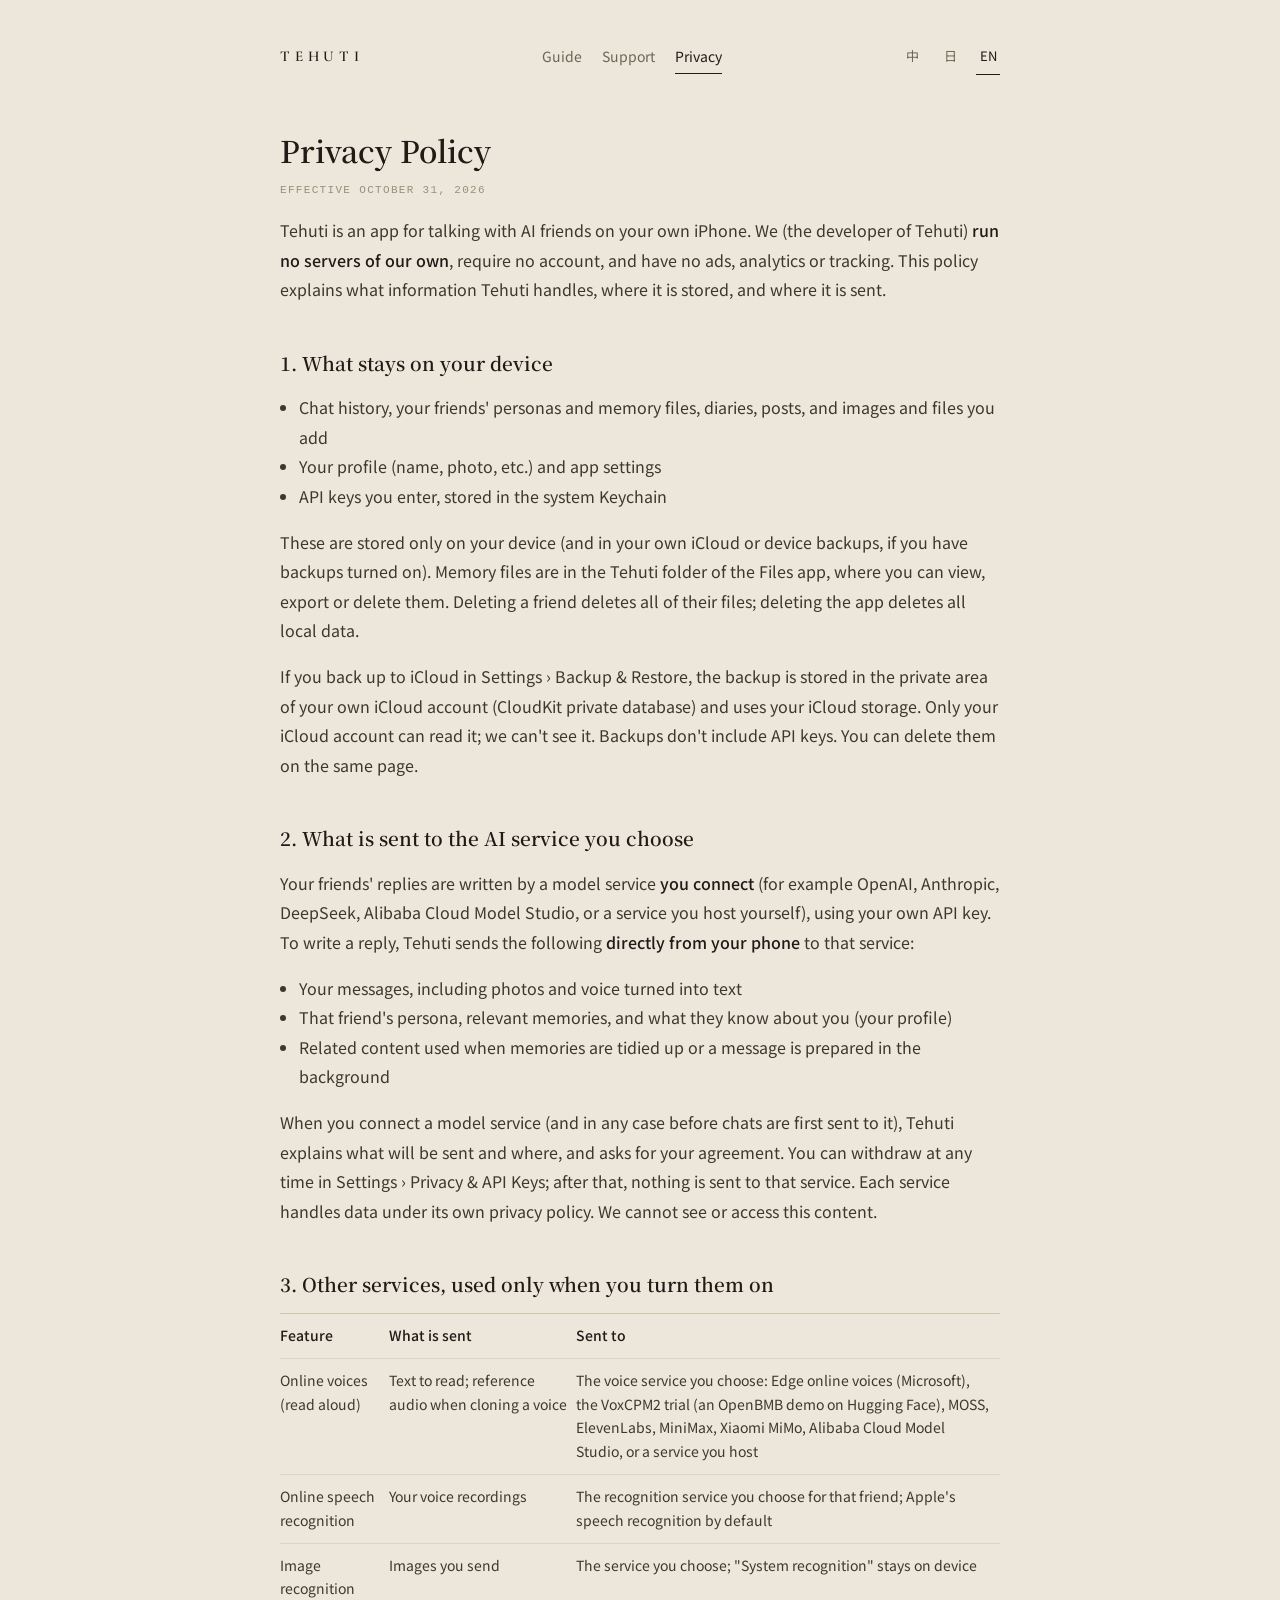
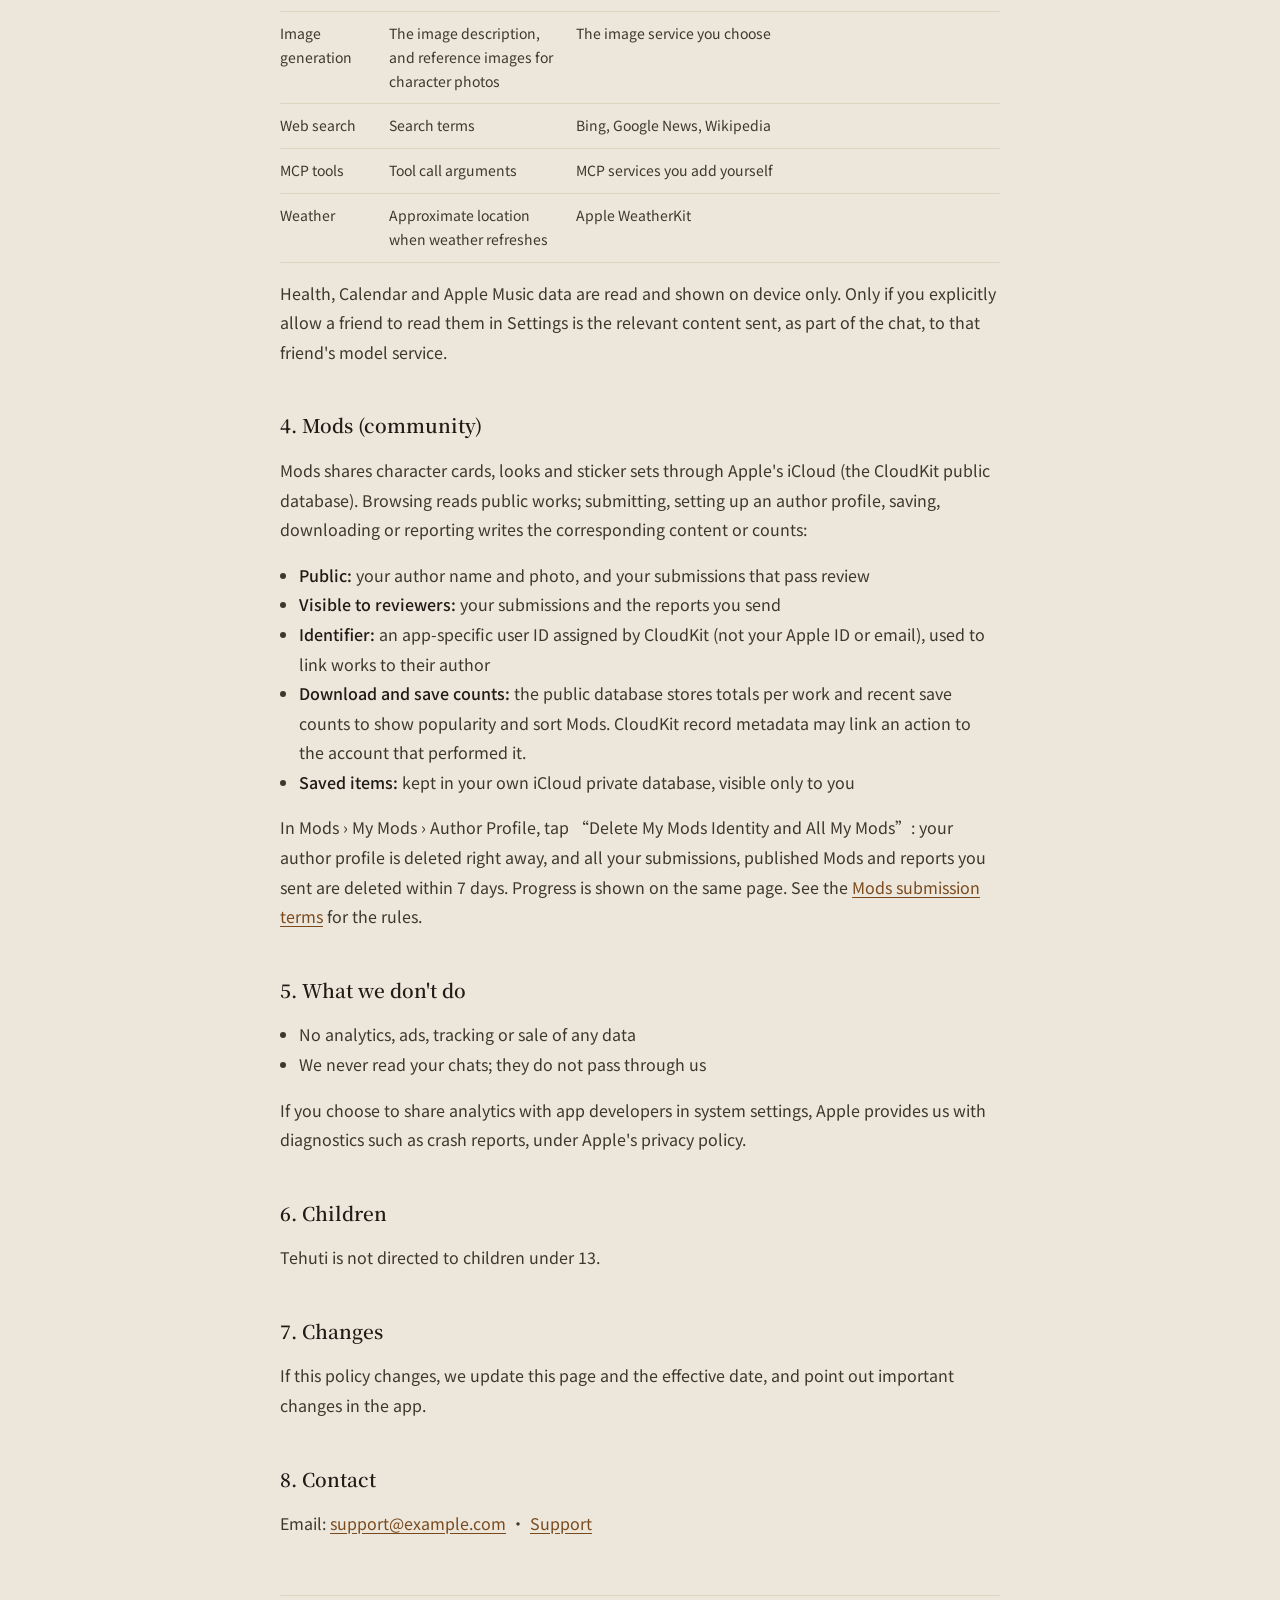
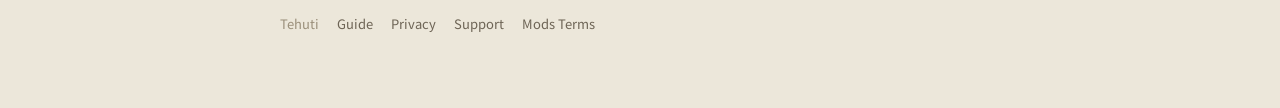
<file: privacy.html>
<!doctype html>
<html lang="zh-Hans">
<head>
<meta charset="utf-8">
<meta name="viewport" content="width=device-width, initial-scale=1">
<title>Tehuti · 隐私政策 / Privacy Policy</title>
<link rel="preconnect" href="https://fonts.googleapis.com">
<link rel="preconnect" href="https://fonts.gstatic.com" crossorigin>
<link href="https://fonts.googleapis.com/css2?family=Cormorant+Garamond:wght@500;600&family=Noto+Serif+SC:wght@400;600&family=Noto+Sans+SC:wght@400;500&display=swap" rel="stylesheet">
<link rel="stylesheet" href="style.css">
<script src="lang.js"></script>
</head>
<body>
<div class="progress" aria-hidden="true"><span></span></div>
<main>
<header class="site">
  <a class="home" href="./">TEHUTI</a>
  <nav class="links" aria-label="站点">
    <a href="guide.html" data-zh="使用指南" data-ja="使い方" data-en="Guide">使用指南</a>
    <a href="support.html" data-zh="支持" data-ja="サポート" data-en="Support">支持</a>
    <a href="privacy.html" aria-current="page" data-zh="隐私" data-ja="プライバシー" data-en="Privacy">隐私</a>
  </nav>
  <nav class="lang" aria-label="语言"><button data-lang="zh">中</button><button data-lang="ja">日</button><button data-lang="en">EN</button></nav>
</header>

<!-- ============================== 中文 ============================== -->
<section lang="zh-Hans">
<h1>隐私政策</h1>
<p class="updated">生效日期：2026 年 10 月 31 日</p>

<p>Tehuti 是一个在你自己的 iPhone 上和 AI 朋友聊天的 App。我们（Tehuti 的开发者）<strong>没有自己的服务器</strong>，不要求你注册账号，不放广告，不做统计分析，也不追踪你。这份政策说明 Tehuti 会处理哪些信息、存在哪里、会发给谁。</p>

<h2>1. 存在你手机上的内容</h2>
<p>下面这些只存在你的设备上（以及你自己的 iCloud / 设备备份里，如果你开了备份）：</p>
<ul>
  <li>聊天记录、朋友的人设和记忆文件、日记、动态、你上传的图片和文件；</li>
  <li>你的个人资料（名字、头像等）和 App 设置；</li>
  <li>你填的 API Key —— 存在系统钥匙串里。</li>
</ul>
<p>记忆文件在「文件」App 的 Tehuti 目录里，你可以随时查看、导出或删除。删除一位朋友会删掉 TA 的全部文件；删除 App 会删掉全部本地数据。</p>
<p>如果你在「设置 › 备份与恢复」里备份到 iCloud，备份文件会存进你自己 iCloud 账号的私有空间（CloudKit 私有数据库），占用你的 iCloud 空间，只有你的 iCloud 账号能读取，我们看不到。备份不含 API Key。你可以在同一页删除这些备份。</p>

<h2>2. 发给你选择的 AI 服务的内容</h2>
<p>朋友的回复由<strong>你自己接入的</strong>模型服务生成（例如 OpenAI、Anthropic、DeepSeek、阿里云百炼，或你自己部署的服务），用的是你自己的 API Key。为了生成回复，Tehuti 会把以下内容<strong>直接从你的手机</strong>发给这个服务：</p>
<ul>
  <li>你发的消息，包括图片和转成文字的语音；</li>
  <li>这位朋友的人设、相关记忆，以及 TA 对你的了解（你的资料、档案）；</li>
  <li>后台整理记忆、准备主动消息时用到的相关内容。</li>
</ul>
<p>接入一个模型服务时（最晚在第一次把聊天发给它之前），Tehuti 会说明会发什么、发给谁，并请你同意。你可以随时在「设置 › 隐私与 API Key」里撤回；撤回后不会再向那个服务发送任何内容。这些服务怎么处理数据，由它们各自的隐私政策决定，我们看不到也拿不到这些内容。</p>

<h2>3. 你开启后才会用到的其他服务</h2>
<div class="table-wrap"><table>
  <tr><th>功能</th><th>发送的内容</th><th>发给谁</th></tr>
  <tr><td>在线语音（朗读）</td><td>要朗读的文字；克隆音色时的参考音频</td><td>你选的语音服务：Edge 在线语音（Microsoft）、VoxCPM2 体验服务（Hugging Face 上的 OpenBMB 演示）、MOSS、ElevenLabs、MiniMax、小米 MiMo、阿里云百炼，或你自己部署的服务</td></tr>
  <tr><td>在线语音识别</td><td>你的语音录音</td><td>你为这位朋友选的识别服务；默认用 Apple 的系统语音识别</td></tr>
  <tr><td>识图</td><td>你发的图片</td><td>你选的识图服务；「系统识别」只在设备上处理</td></tr>
  <tr><td>生成图片</td><td>画图用的文字描述，以及角色照片的参考图</td><td>你选的生图服务</td></tr>
  <tr><td>联网搜索</td><td>搜索关键词</td><td>Bing、Google 新闻、维基百科</td></tr>
  <tr><td>MCP 工具</td><td>调用工具时的参数</td><td>你自己添加的 MCP 服务</td></tr>
  <tr><td>天气</td><td>刷新天气时的大致位置</td><td>Apple WeatherKit</td></tr>
</table></div>
<p>健康、日历、Apple Music 的数据只在设备上读取和显示；只有你在设置里明确允许某位朋友读取时，相关内容才会作为聊天内容发给那位朋友用的模型服务。</p>

<h2>4. Mods（社区）</h2>
<p>Mods 用 Apple 的 iCloud（CloudKit 公共数据库）分享角色卡、外观和表情包。浏览时会读取公开作品；投稿、设置作者资料、收藏、下载或举报时，会写入相应内容或计数：</p>
<ul>
  <li><strong>公开显示：</strong>你的作者名、作者头像、你投稿并通过审核的作品。</li>
  <li><strong>审核人可见：</strong>你的投稿内容、你提交的举报。</li>
  <li><strong>标识：</strong>CloudKit 分配的本 App 专用用户 ID（不是你的 Apple ID 或邮箱），用来把作品和作者对应起来。</li>
  <li><strong>下载与收藏计数：</strong>公共库保存作品的下载、收藏总数和近期收藏计数，用于显示热度和排序。CloudKit 记录元数据可能关联操作账号。</li>
  <li><strong>收藏：</strong>存在你自己的 iCloud 私有数据库里，只有你能看到。</li>
</ul>
<p>你可以在「Mods › 我的 Mods › 作者资料」里点「删除我的 Mods 身份和全部作品」：作者资料当场删除，你的全部投稿、已发布的作品和你提交的举报会在 7 天内删完，进度显示在同一页。投稿规则见 <a href="mods-terms.html">Mods 投稿条款</a>。</p>

<h2>5. 我们不做的事</h2>
<ul>
  <li>不收集分析数据、不接广告、不追踪你、不出售任何数据；</li>
  <li>不读取你的聊天内容 —— 它们不经过我们。</li>
</ul>
<p>如果你在系统设置里选择与开发者共享分析数据，Apple 会把崩溃报告等诊断信息提供给我们，这由 Apple 的隐私政策管理。</p>

<h2>6. 儿童</h2>
<p>Tehuti 不面向 13 岁以下的儿童。</p>

<h2>7. 政策变更</h2>
<p>政策有变化时会更新本页和顶部的生效日期；重要变化会在 App 里提示。</p>

<h2>8. 联系我们</h2>
<p>邮箱：<a href="mailto:support@example.com">support@example.com</a> · <a href="support.html">支持页</a></p>
</section>

<!-- ============================== 日本語 ============================== -->
<section lang="ja">
<h1>プライバシーポリシー</h1>
<p class="updated">発効日：2026 年 10 月 31 日</p>

<p>Tehuti は、あなた自身の iPhone で AI の友だちと話すアプリです。私たち（Tehuti の開発者）は<strong>自前のサーバーを持たず</strong>、アカウント登録を求めず、広告・分析・トラッキングも行いません。このポリシーでは、Tehuti が扱う情報、その保存場所、送信先を説明します。</p>

<h2>1. 端末に保存される内容</h2>
<ul>
  <li>会話履歴、友だちの人設と記憶ファイル、日記、投稿、あなたが送った画像やファイル</li>
  <li>あなたのプロフィール（名前・アイコンなど）とアプリの設定</li>
  <li>入力した API Key（システムのキーチェーンに保存）</li>
</ul>
<p>これらは端末（およびバックアップを有効にしている場合はあなたの iCloud／端末バックアップ）にのみ保存されます。記憶ファイルは「ファイル」アプリの Tehuti フォルダで確認・書き出し・削除できます。友だちを削除するとその友だちのファイルはすべて削除され、アプリを削除するとすべてのローカルデータが削除されます。</p>
<p>「設定 › バックアップと復元」で iCloud にバックアップすると、バックアップはあなた自身の iCloud アカウントの非公開領域（CloudKit 非公開データベース）に保存され、あなたの iCloud 容量を使います。読めるのはあなたの iCloud アカウントだけで、私たちは見られません。API Key は含まれません。同じページからバックアップを削除できます。</p>

<h2>2. あなたが選んだ AI サービスへ送られる内容</h2>
<p>友だちの返信は、<strong>あなたが接続した</strong>モデルサービス（OpenAI、Anthropic、DeepSeek、Alibaba Cloud Model Studio、または自分で立てたサービスなど）が、あなた自身の API Key で生成します。返信を作るため、Tehuti は次の内容を<strong>端末から直接</strong>そのサービスへ送ります。</p>
<ul>
  <li>あなたのメッセージ（画像、文字起こしした音声を含む）</li>
  <li>その友だちの人設、関連する記憶、あなたについて知っていること（プロフィールなど）</li>
  <li>バックグラウンドで記憶を整理したり、自発メッセージを用意したりする際の関連内容</li>
</ul>
<p>モデルサービスを接続するとき（遅くとも初めて会話を送る前）に、何をどこへ送るかを説明し、同意をお願いします。「設定 › プライバシーと API Key」でいつでも取り消せ、取り消した後はそのサービスに何も送られません。各サービスでのデータの扱いはそれぞれのプライバシーポリシーに従い、私たちがその内容を見ることはできません。</p>

<h2>3. 有効にしたときだけ使われるその他のサービス</h2>
<div class="table-wrap"><table>
  <tr><th>機能</th><th>送信される内容</th><th>送信先</th></tr>
  <tr><td>オンライン音声（読み上げ）</td><td>読み上げるテキスト、声のクローン用の参照音声</td><td>選んだ音声サービス：Edge オンライン音声（Microsoft）、VoxCPM2 体験サービス（Hugging Face 上の OpenBMB デモ）、MOSS、ElevenLabs、MiniMax、Xiaomi MiMo、Alibaba Cloud Model Studio、または自分で立てたサービス</td></tr>
  <tr><td>オンライン音声認識</td><td>音声の録音</td><td>その友だちに選んだ認識サービス（既定は Apple のシステム音声認識）</td></tr>
  <tr><td>画像認識</td><td>送った画像</td><td>選んだ画像認識サービス（「システム認識」は端末内で処理）</td></tr>
  <tr><td>画像生成</td><td>画像の説明文、キャラクター写真の参照画像</td><td>選んだ画像生成サービス</td></tr>
  <tr><td>ウェブ検索</td><td>検索キーワード</td><td>Bing、Google ニュース、Wikipedia</td></tr>
  <tr><td>MCP ツール</td><td>ツール呼び出しの引数</td><td>自分で追加した MCP サービス</td></tr>
  <tr><td>天気</td><td>天気を更新するときのおおよその位置</td><td>Apple WeatherKit</td></tr>
</table></div>
<p>ヘルスケア、カレンダー、Apple Music のデータは端末内でのみ読み取り・表示されます。設定で特定の友だちに読み取りを許可した場合に限り、関連する内容が会話としてその友だちのモデルサービスへ送られます。</p>

<h2>4. Mods（コミュニティ）</h2>
<p>Mods は Apple の iCloud（CloudKit 公開データベース）でキャラクターカード、外観、スタンプを共有します。閲覧時に公開作品を読み取り、投稿、作者プロフィールの設定、保存、ダウンロード、報告の際に対応する内容や件数を書き込みます。</p>
<ul>
  <li><strong>公開：</strong>作者名、作者アイコン、審査を通過したあなたの作品</li>
  <li><strong>審査担当者のみ：</strong>投稿内容、あなたが送った報告</li>
  <li><strong>識別子：</strong>CloudKit が割り当てるこのアプリ専用のユーザー ID（Apple ID やメールアドレスではありません）</li>
  <li><strong>ダウンロード・保存の件数：</strong>公開データベースに作品ごとの合計件数と最近の保存件数を保存し、人気度の表示と並び替えに使います。CloudKit のレコードメタデータが操作したアカウントに関連付く場合があります。</li>
  <li><strong>保存したもの：</strong>あなた自身の iCloud プライベートデータベースに保存され、あなただけが見られます</li>
</ul>
<p>「Mods › マイ Mods › 作者プロフィール」で「Mods のプロフィールと作品をすべて削除」をタップしてください。作者プロフィールはすぐに削除され、すべての投稿・公開中の作品・あなたが送った報告は 7 日以内に削除されます。進捗は同じページに表示されます。投稿ルールは <a href="mods-terms.html">Mods 投稿規約</a>をご覧ください。</p>

<h2>5. 私たちが行わないこと</h2>
<ul>
  <li>分析データの収集、広告、トラッキング、データの販売は行いません</li>
  <li>あなたの会話内容を読むことはありません（私たちを経由しません）</li>
</ul>
<p>システム設定で「デベロッパと共有」を有効にしている場合、Apple からクラッシュレポートなどの診断情報が提供されます。これは Apple のプライバシーポリシーに従います。</p>

<h2>6. 子ども</h2>
<p>Tehuti は 13 歳未満の子どもを対象としていません。</p>

<h2>7. 変更</h2>
<p>ポリシーを変更した場合は本ページと発効日を更新し、重要な変更はアプリ内でお知らせします。</p>

<h2>8. お問い合わせ</h2>
<p>メール：<a href="mailto:support@example.com">support@example.com</a> · <a href="support.html">サポート</a></p>
</section>

<!-- ============================== English ============================== -->
<section lang="en">
<h1>Privacy Policy</h1>
<p class="updated">Effective October 31, 2026</p>

<p>Tehuti is an app for talking with AI friends on your own iPhone. We (the developer of Tehuti) <strong>run no servers of our own</strong>, require no account, and have no ads, analytics or tracking. This policy explains what information Tehuti handles, where it is stored, and where it is sent.</p>

<h2>1. What stays on your device</h2>
<ul>
  <li>Chat history, your friends' personas and memory files, diaries, posts, and images and files you add</li>
  <li>Your profile (name, photo, etc.) and app settings</li>
  <li>API keys you enter, stored in the system Keychain</li>
</ul>
<p>These are stored only on your device (and in your own iCloud or device backups, if you have backups turned on). Memory files are in the Tehuti folder of the Files app, where you can view, export or delete them. Deleting a friend deletes all of their files; deleting the app deletes all local data.</p>
<p>If you back up to iCloud in Settings › Backup &amp; Restore, the backup is stored in the private area of your own iCloud account (CloudKit private database) and uses your iCloud storage. Only your iCloud account can read it; we can't see it. Backups don't include API keys. You can delete them on the same page.</p>

<h2>2. What is sent to the AI service you choose</h2>
<p>Your friends' replies are written by a model service <strong>you connect</strong> (for example OpenAI, Anthropic, DeepSeek, Alibaba Cloud Model Studio, or a service you host yourself), using your own API key. To write a reply, Tehuti sends the following <strong>directly from your phone</strong> to that service:</p>
<ul>
  <li>Your messages, including photos and voice turned into text</li>
  <li>That friend's persona, relevant memories, and what they know about you (your profile)</li>
  <li>Related content used when memories are tidied up or a message is prepared in the background</li>
</ul>
<p>When you connect a model service (and in any case before chats are first sent to it), Tehuti explains what will be sent and where, and asks for your agreement. You can withdraw at any time in Settings › Privacy &amp; API Keys; after that, nothing is sent to that service. Each service handles data under its own privacy policy. We cannot see or access this content.</p>

<h2>3. Other services, used only when you turn them on</h2>
<div class="table-wrap"><table>
  <tr><th>Feature</th><th>What is sent</th><th>Sent to</th></tr>
  <tr><td>Online voices (read aloud)</td><td>Text to read; reference audio when cloning a voice</td><td>The voice service you choose: Edge online voices (Microsoft), the VoxCPM2 trial (an OpenBMB demo on Hugging Face), MOSS, ElevenLabs, MiniMax, Xiaomi MiMo, Alibaba Cloud Model Studio, or a service you host</td></tr>
  <tr><td>Online speech recognition</td><td>Your voice recordings</td><td>The recognition service you choose for that friend; Apple's speech recognition by default</td></tr>
  <tr><td>Image recognition</td><td>Images you send</td><td>The service you choose; "System recognition" stays on device</td></tr>
  <tr><td>Image generation</td><td>The image description, and reference images for character photos</td><td>The image service you choose</td></tr>
  <tr><td>Web search</td><td>Search terms</td><td>Bing, Google News, Wikipedia</td></tr>
  <tr><td>MCP tools</td><td>Tool call arguments</td><td>MCP services you add yourself</td></tr>
  <tr><td>Weather</td><td>Approximate location when weather refreshes</td><td>Apple WeatherKit</td></tr>
</table></div>
<p>Health, Calendar and Apple Music data are read and shown on device only. Only if you explicitly allow a friend to read them in Settings is the relevant content sent, as part of the chat, to that friend's model service.</p>

<h2>4. Mods (community)</h2>
<p>Mods shares character cards, looks and sticker sets through Apple's iCloud (the CloudKit public database). Browsing reads public works; submitting, setting up an author profile, saving, downloading or reporting writes the corresponding content or counts:</p>
<ul>
  <li><strong>Public:</strong> your author name and photo, and your submissions that pass review</li>
  <li><strong>Visible to reviewers:</strong> your submissions and the reports you send</li>
  <li><strong>Identifier:</strong> an app-specific user ID assigned by CloudKit (not your Apple ID or email), used to link works to their author</li>
  <li><strong>Download and save counts:</strong> the public database stores totals per work and recent save counts to show popularity and sort Mods. CloudKit record metadata may link an action to the account that performed it.</li>
  <li><strong>Saved items:</strong> kept in your own iCloud private database, visible only to you</li>
</ul>
<p>In Mods › My Mods › Author Profile, tap “Delete My Mods Identity and All My Mods”: your author profile is deleted right away, and all your submissions, published Mods and reports you sent are deleted within 7 days. Progress is shown on the same page. See the <a href="mods-terms.html">Mods submission terms</a> for the rules.</p>

<h2>5. What we don't do</h2>
<ul>
  <li>No analytics, ads, tracking or sale of any data</li>
  <li>We never read your chats; they do not pass through us</li>
</ul>
<p>If you choose to share analytics with app developers in system settings, Apple provides us with diagnostics such as crash reports, under Apple's privacy policy.</p>

<h2>6. Children</h2>
<p>Tehuti is not directed to children under 13.</p>

<h2>7. Changes</h2>
<p>If this policy changes, we update this page and the effective date, and point out important changes in the app.</p>

<h2>8. Contact</h2>
<p>Email: <a href="mailto:support@example.com">support@example.com</a> · <a href="support.html">Support</a></p>
</section>

<footer>
  <span>Tehuti</span>
  <a href="guide.html" data-zh="使用指南" data-ja="使い方" data-en="Guide">使用指南</a>
  <a href="privacy.html" data-zh="隐私政策" data-ja="プライバシー" data-en="Privacy">隐私政策</a>
  <a href="support.html" data-zh="支持" data-ja="サポート" data-en="Support">支持</a>
  <a href="mods-terms.html" data-zh="Mods 条款" data-ja="Mods 規約" data-en="Mods Terms">Mods 条款</a>
</footer>
</main>
<script src="site.js"></script>
</body>
</html>
</file>
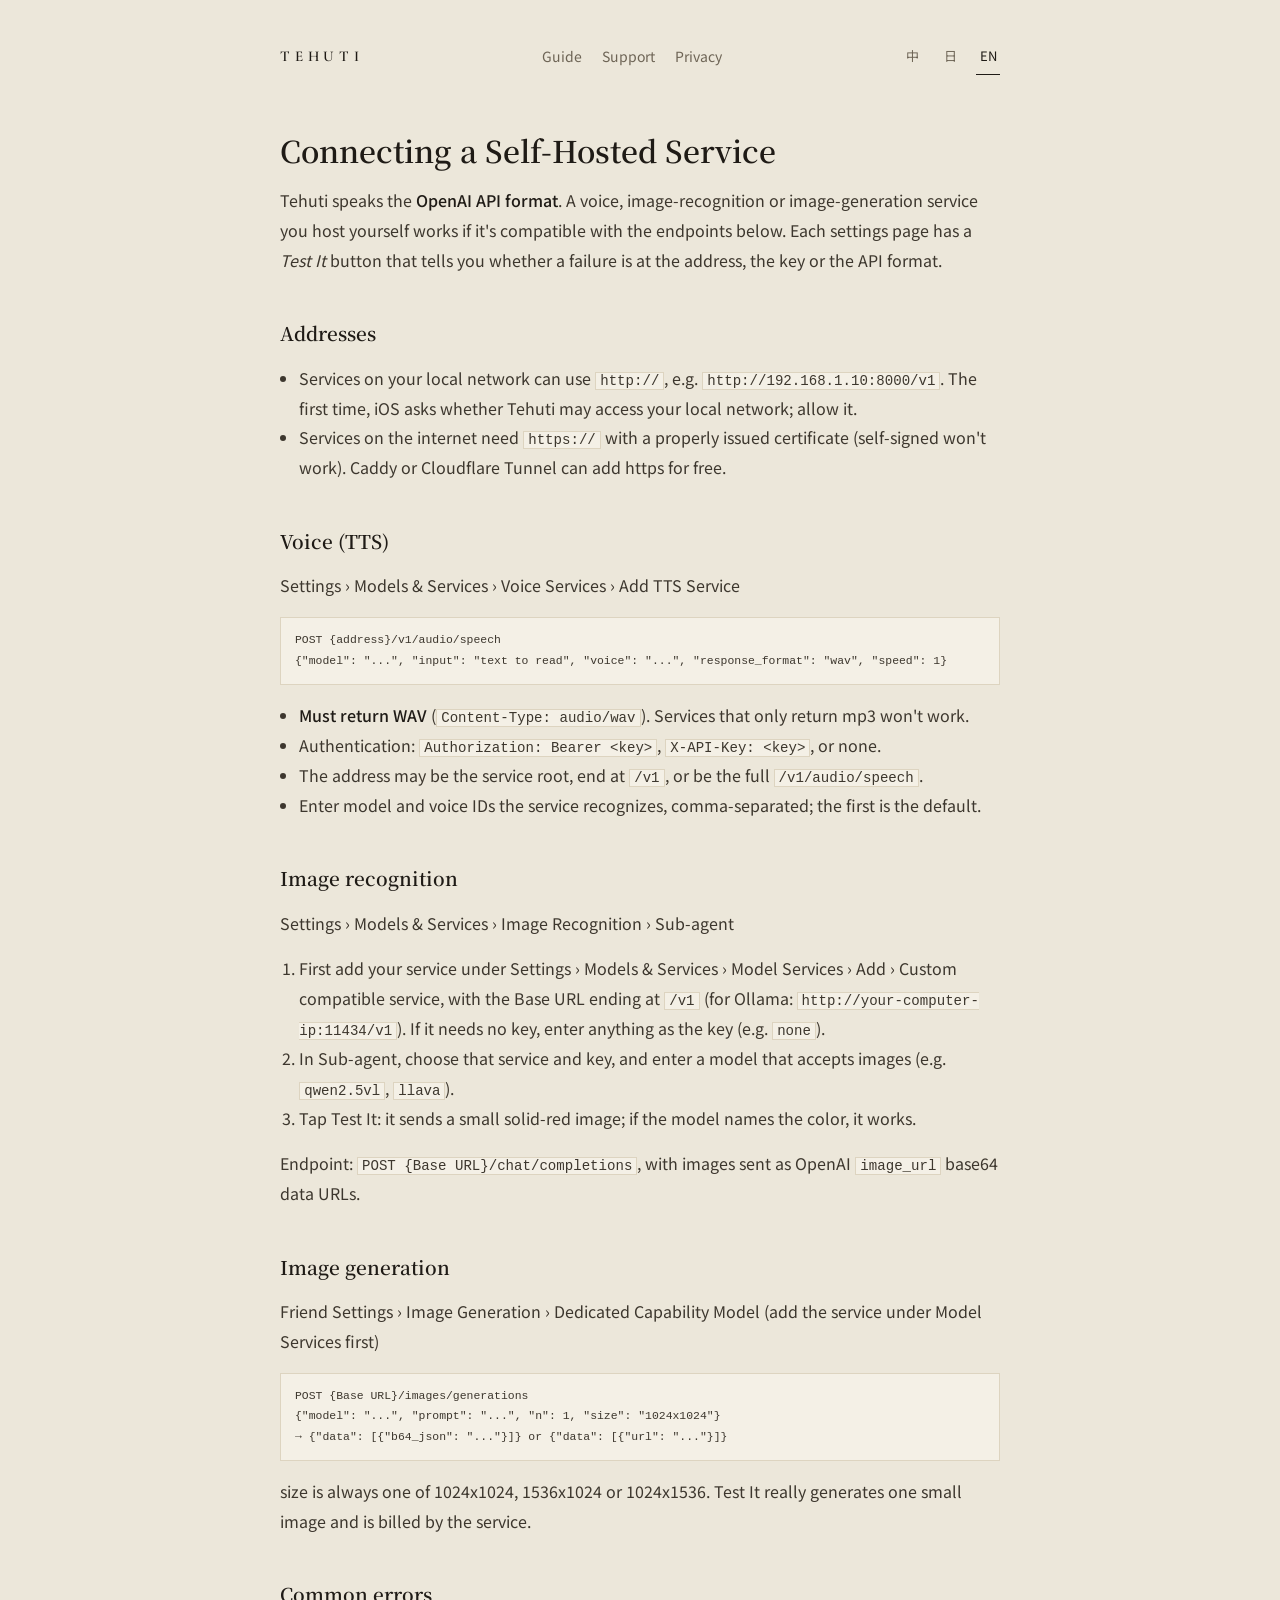
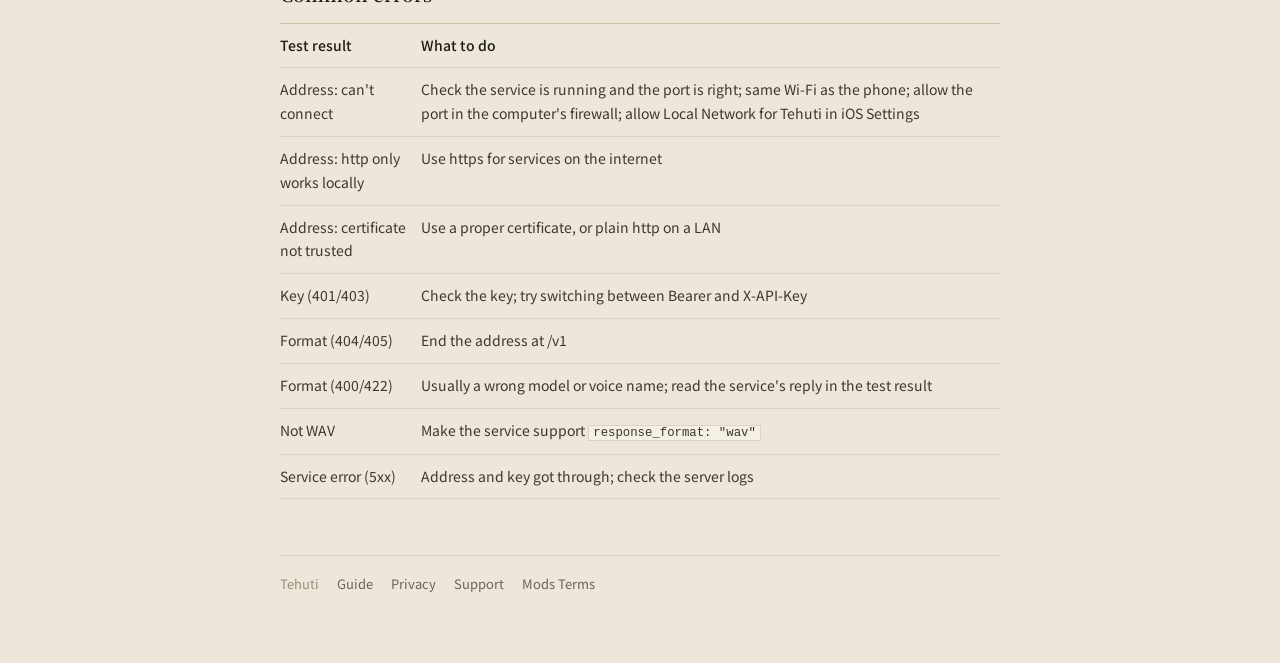
<file: self-hosting.html>
<!doctype html>
<html lang="zh-Hans">
<head>
<meta charset="utf-8">
<meta name="viewport" content="width=device-width, initial-scale=1">
<title>Tehuti · 自部署服务接入 / Self-Hosted Services</title>
<link rel="preconnect" href="https://fonts.googleapis.com">
<link rel="preconnect" href="https://fonts.gstatic.com" crossorigin>
<link href="https://fonts.googleapis.com/css2?family=Cormorant+Garamond:wght@500;600&family=Noto+Serif+SC:wght@400;600&family=Noto+Sans+SC:wght@400;500&display=swap" rel="stylesheet">
<link rel="stylesheet" href="style.css">
<script src="lang.js"></script>
</head>
<body>
<div class="progress" aria-hidden="true"><span></span></div>
<main>
<header class="site">
  <a class="home" href="./">TEHUTI</a>
  <nav class="links" aria-label="站点">
    <a href="guide.html" data-zh="使用指南" data-ja="使い方" data-en="Guide">使用指南</a>
    <a href="support.html" data-zh="支持" data-ja="サポート" data-en="Support">支持</a>
    <a href="privacy.html" data-zh="隐私" data-ja="プライバシー" data-en="Privacy">隐私</a>
  </nav>
  <nav class="lang" aria-label="语言"><button data-lang="zh">中</button><button data-lang="ja">日</button><button data-lang="en">EN</button></nav>
</header>

<section lang="zh-Hans">
<h1>接入自己部署的服务</h1>
<p>Tehuti 认 <strong>OpenAI 的接口格式</strong>。你自己部署的语音、识图、生图服务，只要兼容下面对应的接口，就能接进来。每个入口都有「测试一下」，接不通时会告诉你卡在地址、Key 还是接口格式。</p>

<h2>地址</h2>
<ul>
  <li>局域网里的服务可以用 <code>http://</code>，比如 <code>http://192.168.1.10:8000/v1</code>。第一次连时 iOS 会问是否允许 Tehuti 访问本地网络，选允许。</li>
  <li>放在公网上的服务必须用 <code>https://</code>，证书要是正规签发的（自签名不行）。没有 https 的话，可以用 Caddy 或 Cloudflare Tunnel 免费加一层。</li>
</ul>

<h2>语音（TTS）</h2>
<p>入口：设置 › 模型与服务 › 语音服务 › 添加 TTS 服务</p>
<pre><code>POST {地址}/v1/audio/speech
{"model": "...", "input": "要读的文字", "voice": "...", "response_format": "wav", "speed": 1}</code></pre>
<ul>
  <li><strong>必须返回 WAV</strong>（<code>Content-Type: audio/wav</code>），只能返回 mp3 的服务接不了。</li>
  <li>鉴权三选一：<code>Authorization: Bearer &lt;Key&gt;</code>、<code>X-API-Key: &lt;Key&gt;</code>、不鉴权。</li>
  <li>地址可以填服务根地址、到 <code>/v1</code> 为止，或者完整的 <code>/v1/audio/speech</code>。</li>
  <li>模型和音色填服务认的 ID，多个用逗号隔开，第一个是默认值。</li>
</ul>

<h2>识图</h2>
<p>入口：设置 › 模型与服务 › 图像识别 › 子智能体接入</p>
<ol>
  <li>先在「设置 › 模型与服务 › 模型服务 › 添加 › 自定义兼容服务」里接入你的服务，Base URL 填到 <code>/v1</code>（比如 Ollama：<code>http://电脑IP:11434/v1</code>）。不需要 Key 的服务，Key 随便填一个（比如 <code>none</code>）。</li>
  <li>回到子智能体接入，选这个服务和 Key，模型填一个支持图片输入的模型（比如 <code>qwen2.5vl</code>、<code>llava</code>）。</li>
  <li>点「测试一下」：会发一张纯红色小图，模型说得出颜色就算通了。</li>
</ol>
<p>接口：<code>POST {Base URL}/chat/completions</code>，图片按 OpenAI 的 <code>image_url</code>（base64 data URL）发送。</p>

<h2>生图</h2>
<p>入口：朋友设置 › 生成图片 › 独立能力模型（同样先在模型服务里接入）</p>
<pre><code>POST {Base URL}/images/generations
{"model": "...", "prompt": "...", "n": 1, "size": "1024x1024"}
→ {"data": [{"b64_json": "..."}]} 或 {"data": [{"url": "..."}]}</code></pre>
<p>size 只会是 1024x1024、1536x1024、1024x1536 之一。「测试一下」会真的画一张小图，按服务计费。</p>

<h2>常见报错</h2>
<div class="table-wrap"><table>
  <tr><th>测试结果</th><th>怎么办</th></tr>
  <tr><td>卡在地址：连不上</td><td>确认服务在跑、端口对；手机和电脑在同一个 Wi-Fi；电脑防火墙放行端口；iOS 设置里允许 Tehuti 访问本地网络</td></tr>
  <tr><td>卡在地址：http 只能连局域网</td><td>公网服务换成 https</td></tr>
  <tr><td>卡在地址：证书不被信任</td><td>换正规证书，或在局域网里用 http</td></tr>
  <tr><td>卡在 Key（401/403）</td><td>核对 Key；Bearer 和 X-API-Key 换一个试</td></tr>
  <tr><td>卡在接口格式（404/405）</td><td>地址填到 /v1 为止</td></tr>
  <tr><td>卡在接口格式（400/422）</td><td>多半是模型名或音色名不对，看测试结果里服务回的原话</td></tr>
  <tr><td>返回的不是 WAV</td><td>让服务支持 <code>response_format: "wav"</code></td></tr>
  <tr><td>服务本身出错（5xx）</td><td>地址和 Key 都通了，看服务端日志</td></tr>
</table></div>
</section>

<section lang="ja">
<h1>自分で立てたサービスをつなぐ</h1>
<p>Tehuti は <strong>OpenAI の API 形式</strong>に対応しています。自分で立てた音声・画像認識・画像生成サービスも、下の API と互換なら接続できます。各画面の「テストする」で、つながらないときにアドレス・キー・API 形式のどこで止まっているかが分かります。</p>

<h2>アドレス</h2>
<ul>
  <li>LAN 内のサービスは <code>http://</code> でも使えます（例：<code>http://192.168.1.10:8000/v1</code>）。初回に iOS がローカルネットワークへのアクセスを確認するので、許可してください。</li>
  <li>インターネット上のサービスは <code>https://</code> が必要で、正式に発行された証明書が必要です（自己署名は不可）。Caddy や Cloudflare Tunnel で無料で https にできます。</li>
</ul>

<h2>音声（TTS）</h2>
<p>設定 › モデルとサービス › 音声サービス › TTS サービスを追加</p>
<pre><code>POST {アドレス}/v1/audio/speech
{"model": "...", "input": "読み上げるテキスト", "voice": "...", "response_format": "wav", "speed": 1}</code></pre>
<ul>
  <li><strong>WAV を返す必要があります</strong>（<code>Content-Type: audio/wav</code>）。mp3 しか返せないサービスは使えません。</li>
  <li>認証：<code>Authorization: Bearer &lt;Key&gt;</code>、<code>X-API-Key: &lt;Key&gt;</code>、認証なし のいずれか。</li>
  <li>アドレスはルート、<code>/v1</code> まで、または完全な <code>/v1/audio/speech</code> のどれでも構いません。</li>
  <li>モデルと音声はサービスの ID をカンマ区切りで。先頭が既定値です。</li>
</ul>

<h2>画像認識</h2>
<p>設定 › モデルとサービス › 画像認識 › サブエージェント</p>
<ol>
  <li>まず「設定 › モデルとサービス › モデルサービス › 追加 › カスタム互換サービス」でサービスを追加します。Base URL は <code>/v1</code> まで（Ollama なら <code>http://PCのIP:11434/v1</code>）。キー不要のサービスでも、キー欄には何か（例：<code>none</code>）を入れてください。</li>
  <li>サブエージェントでそのサービスとキーを選び、画像入力に対応したモデル（例：<code>qwen2.5vl</code>、<code>llava</code>）を入力します。</li>
  <li>「テストする」で真っ赤な小さい画像を送り、色を答えられれば OK です。</li>
</ol>
<p>API：<code>POST {Base URL}/chat/completions</code>。画像は OpenAI の <code>image_url</code>（base64 data URL）形式で送ります。</p>

<h2>画像生成</h2>
<p>友だちの設定 › 画像生成 › 専用機能モデル（先にモデルサービスへ追加）</p>
<pre><code>POST {Base URL}/images/generations
{"model": "...", "prompt": "...", "n": 1, "size": "1024x1024"}
→ {"data": [{"b64_json": "..."}]} または {"data": [{"url": "..."}]}</code></pre>
<p>size は 1024x1024、1536x1024、1024x1536 のいずれかです。「テストする」は実際に小さな画像を 1 枚生成し、料金がかかります。</p>

<h2>よくあるエラー</h2>
<div class="table-wrap"><table>
  <tr><th>テスト結果</th><th>対処</th></tr>
  <tr><td>アドレス：接続できない</td><td>サービスとポートを確認。スマホと PC を同じ Wi-Fi に。PC のファイアウォールでポートを許可。iOS 設定でローカルネットワークを許可</td></tr>
  <tr><td>アドレス：http は LAN のみ</td><td>インターネット上のサービスは https に</td></tr>
  <tr><td>アドレス：証明書が信頼されない</td><td>正式な証明書にするか、LAN なら http を使用</td></tr>
  <tr><td>キー（401/403）</td><td>キーを確認。Bearer と X-API-Key を切り替えて試す</td></tr>
  <tr><td>API 形式（404/405）</td><td>アドレスを /v1 までにする</td></tr>
  <tr><td>API 形式（400/422）</td><td>モデル名や音声名の誤りが多い。テスト結果のサービスの返答を確認</td></tr>
  <tr><td>WAV ではない</td><td><code>response_format: "wav"</code> に対応させる</td></tr>
  <tr><td>サービス側のエラー（5xx）</td><td>アドレスとキーは通っている。サーバーのログを確認</td></tr>
</table></div>
</section>

<section lang="en">
<h1>Connecting a Self-Hosted Service</h1>
<p>Tehuti speaks the <strong>OpenAI API format</strong>. A voice, image-recognition or image-generation service you host yourself works if it's compatible with the endpoints below. Each settings page has a <em>Test It</em> button that tells you whether a failure is at the address, the key or the API format.</p>

<h2>Addresses</h2>
<ul>
  <li>Services on your local network can use <code>http://</code>, e.g. <code>http://192.168.1.10:8000/v1</code>. The first time, iOS asks whether Tehuti may access your local network; allow it.</li>
  <li>Services on the internet need <code>https://</code> with a properly issued certificate (self-signed won't work). Caddy or Cloudflare Tunnel can add https for free.</li>
</ul>

<h2>Voice (TTS)</h2>
<p>Settings › Models &amp; Services › Voice Services › Add TTS Service</p>
<pre><code>POST {address}/v1/audio/speech
{"model": "...", "input": "text to read", "voice": "...", "response_format": "wav", "speed": 1}</code></pre>
<ul>
  <li><strong>Must return WAV</strong> (<code>Content-Type: audio/wav</code>). Services that only return mp3 won't work.</li>
  <li>Authentication: <code>Authorization: Bearer &lt;key&gt;</code>, <code>X-API-Key: &lt;key&gt;</code>, or none.</li>
  <li>The address may be the service root, end at <code>/v1</code>, or be the full <code>/v1/audio/speech</code>.</li>
  <li>Enter model and voice IDs the service recognizes, comma-separated; the first is the default.</li>
</ul>

<h2>Image recognition</h2>
<p>Settings › Models &amp; Services › Image Recognition › Sub-agent</p>
<ol>
  <li>First add your service under Settings › Models &amp; Services › Model Services › Add › Custom compatible service, with the Base URL ending at <code>/v1</code> (for Ollama: <code>http://your-computer-ip:11434/v1</code>). If it needs no key, enter anything as the key (e.g. <code>none</code>).</li>
  <li>In Sub-agent, choose that service and key, and enter a model that accepts images (e.g. <code>qwen2.5vl</code>, <code>llava</code>).</li>
  <li>Tap Test It: it sends a small solid-red image; if the model names the color, it works.</li>
</ol>
<p>Endpoint: <code>POST {Base URL}/chat/completions</code>, with images sent as OpenAI <code>image_url</code> base64 data URLs.</p>

<h2>Image generation</h2>
<p>Friend Settings › Image Generation › Dedicated Capability Model (add the service under Model Services first)</p>
<pre><code>POST {Base URL}/images/generations
{"model": "...", "prompt": "...", "n": 1, "size": "1024x1024"}
→ {"data": [{"b64_json": "..."}]} or {"data": [{"url": "..."}]}</code></pre>
<p>size is always one of 1024x1024, 1536x1024 or 1024x1536. Test It really generates one small image and is billed by the service.</p>

<h2>Common errors</h2>
<div class="table-wrap"><table>
  <tr><th>Test result</th><th>What to do</th></tr>
  <tr><td>Address: can't connect</td><td>Check the service is running and the port is right; same Wi-Fi as the phone; allow the port in the computer's firewall; allow Local Network for Tehuti in iOS Settings</td></tr>
  <tr><td>Address: http only works locally</td><td>Use https for services on the internet</td></tr>
  <tr><td>Address: certificate not trusted</td><td>Use a proper certificate, or plain http on a LAN</td></tr>
  <tr><td>Key (401/403)</td><td>Check the key; try switching between Bearer and X-API-Key</td></tr>
  <tr><td>Format (404/405)</td><td>End the address at /v1</td></tr>
  <tr><td>Format (400/422)</td><td>Usually a wrong model or voice name; read the service's reply in the test result</td></tr>
  <tr><td>Not WAV</td><td>Make the service support <code>response_format: "wav"</code></td></tr>
  <tr><td>Service error (5xx)</td><td>Address and key got through; check the server logs</td></tr>
</table></div>
</section>

<footer>
  <span>Tehuti</span>
  <a href="guide.html" data-zh="使用指南" data-ja="使い方" data-en="Guide">使用指南</a>
  <a href="privacy.html" data-zh="隐私政策" data-ja="プライバシー" data-en="Privacy">隐私政策</a>
  <a href="support.html" data-zh="支持" data-ja="サポート" data-en="Support">支持</a>
  <a href="mods-terms.html" data-zh="Mods 条款" data-ja="Mods 規約" data-en="Mods Terms">Mods 条款</a>
</footer>
</main>
<script src="site.js"></script>
</body>
</html>
</file>
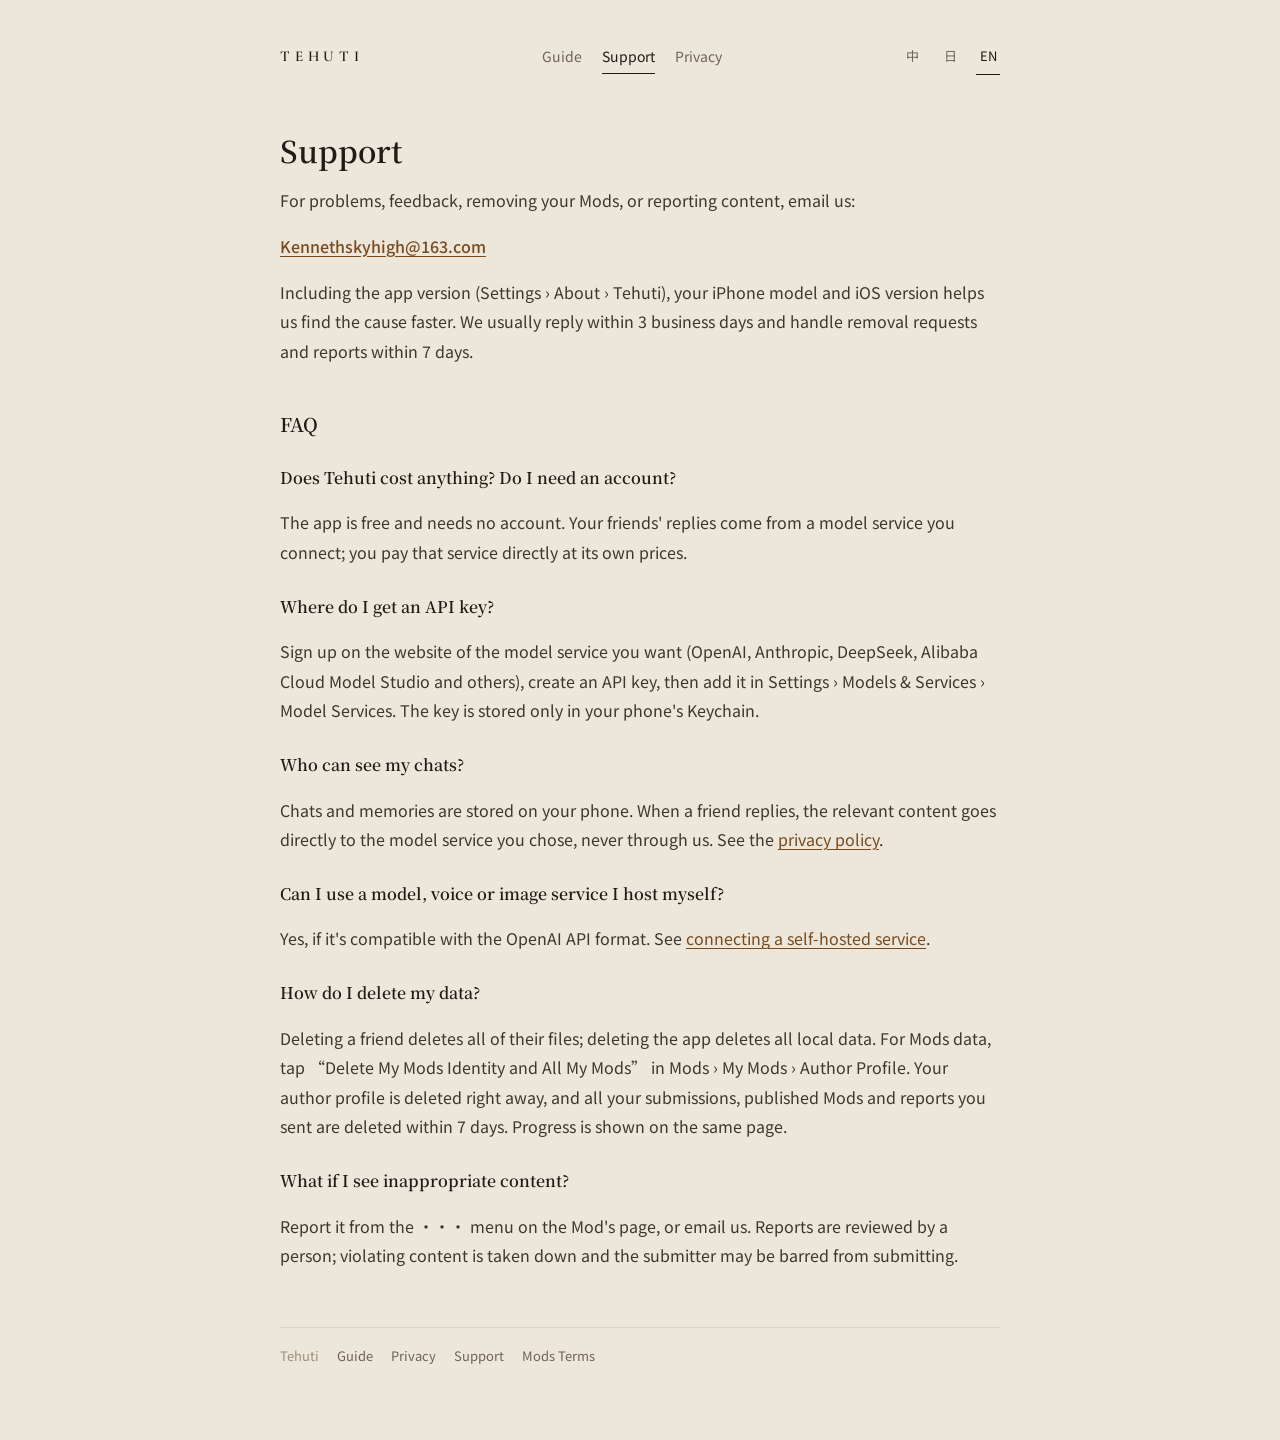
<file: support.html>
<!doctype html>
<html lang="zh-Hans">
<head>
<meta charset="utf-8">
<meta name="viewport" content="width=device-width, initial-scale=1">
<title>Tehuti · 支持 / Support</title>
<link rel="preconnect" href="https://fonts.googleapis.com">
<link rel="preconnect" href="https://fonts.gstatic.com" crossorigin>
<link href="https://fonts.googleapis.com/css2?family=Cormorant+Garamond:wght@500;600&family=Noto+Serif+SC:wght@400;600&family=Noto+Sans+SC:wght@400;500&display=swap" rel="stylesheet">
<link rel="stylesheet" href="style.css">
<script src="lang.js"></script>
</head>
<body>
<div class="progress" aria-hidden="true"><span></span></div>
<main>
<header class="site">
  <a class="home" href="./">TEHUTI</a>
  <nav class="links" aria-label="站点">
    <a href="guide.html" data-zh="使用指南" data-ja="使い方" data-en="Guide">使用指南</a>
    <a href="support.html" aria-current="page" data-zh="支持" data-ja="サポート" data-en="Support">支持</a>
    <a href="privacy.html" data-zh="隐私" data-ja="プライバシー" data-en="Privacy">隐私</a>
  </nav>
  <nav class="lang" aria-label="语言"><button data-lang="zh">中</button><button data-lang="ja">日</button><button data-lang="en">EN</button></nav>
</header>

<section lang="zh-Hans">
<h1>支持</h1>
<p>遇到问题、想反馈、要删除 Mods 里的作品，或者要举报内容，都可以写信给我们：</p>
<p><strong><a href="mailto:Kennethskyhigh@163.com">Kennethskyhigh@163.com</a></strong></p>
<p class="muted">写信时附上 App 版本（设置 › 关于 › Tehuti 里的版本号）、手机型号和系统版本，能更快找到原因。一般 3 个工作日内回复；删除和举报 7 天内处理。</p>

<h2>常见问题</h2>
<h3>Tehuti 要钱吗？要注册吗？</h3>
<p>App 免费，不用注册。朋友的回复由你自己接入的模型服务生成，费用按那家服务的价格，由你直接付给它。</p>
<h3>去哪里拿 API Key？</h3>
<p>在你想用的模型服务官网注册并创建 API Key（比如 OpenAI、Anthropic、DeepSeek、阿里云百炼），然后在「设置 › 模型与服务 › 模型服务」里添加。Key 只存在你手机的钥匙串里。</p>
<h3>我的聊天会被谁看到？</h3>
<p>聊天和记忆存在你的手机上。回复时，相关内容会直接发给你选的模型服务，不经过我们。详见<a href="privacy.html">隐私政策</a>。</p>
<h3>能用自己部署的模型、语音或生图服务吗？</h3>
<p>能，只要兼容 OpenAI 的接口格式。见<a href="self-hosting.html">自部署服务接入说明</a>。</p>
<h3>怎么删除数据？</h3>
<p>删除一位朋友会删掉 TA 的全部文件；删除 App 会删掉全部本地数据。Mods 的数据，在「Mods › 我的 Mods › 作者资料」里点「删除我的 Mods 身份和全部作品」即可：作者资料当场删除，你的全部投稿、已发布的作品和你提交的举报会在 7 天内删完，进度显示在同一页。</p>
<h3>看到不当内容怎么办？</h3>
<p>在作品页右上角「···」里举报，或者写信给我们。被举报的内容会由人工审核，违规的会下架，发布者可能被禁止投稿。</p>
</section>

<section lang="ja">
<h1>サポート</h1>
<p>不具合、ご意見、Mods の作品削除のご依頼、不適切な内容の報告は、こちらまでご連絡ください。</p>
<p><strong><a href="mailto:Kennethskyhigh@163.com">Kennethskyhigh@163.com</a></strong></p>
<p class="muted">アプリのバージョン（設定 › 情報 › Tehuti）、端末の機種、iOS のバージョンを添えていただくと、原因を早く特定できます。通常 3 営業日以内に返信し、削除・報告は 7 日以内に対応します。</p>

<h2>よくある質問</h2>
<h3>料金や登録は必要ですか？</h3>
<p>アプリは無料で、登録も不要です。友だちの返信は、あなたが接続したモデルサービスが生成します。料金はそのサービスの価格で、あなたが直接支払います。</p>
<h3>API Key はどこで手に入りますか？</h3>
<p>使いたいモデルサービス（OpenAI、Anthropic、DeepSeek、Alibaba Cloud Model Studio など）の公式サイトで登録して API Key を作成し、「設定 › モデルとサービス › モデルサービス」で追加してください。キーは端末のキーチェーンにだけ保存されます。</p>
<h3>会話は誰に見られますか？</h3>
<p>会話と記憶は端末に保存されます。返信の際、関係する内容はあなたが選んだモデルサービスへ直接送られ、私たちを経由しません。詳しくは<a href="privacy.html">プライバシーポリシー</a>をご覧ください。</p>
<h3>自分で立てたモデル・音声・画像生成サービスは使えますか？</h3>
<p>OpenAI 互換の形式なら使えます。<a href="self-hosting.html">自分で立てたサービスの接続方法</a>をご覧ください。</p>
<h3>データを削除するには？</h3>
<p>友だちを削除するとその友だちのファイルはすべて削除され、アプリを削除するとすべてのローカルデータが削除されます。Mods のデータは、「Mods › マイ Mods › 作者プロフィール」で「Mods のプロフィールと作品をすべて削除」をタップしてください。作者プロフィールはすぐに削除され、すべての投稿・公開中の作品・あなたが送った報告は 7 日以内に削除されます。進捗は同じページに表示されます。</p>
<h3>不適切な内容を見つけたら？</h3>
<p>作品ページ右上の「···」から報告するか、メールでお知らせください。報告された内容は人の手で確認し、違反したものは非公開にします。投稿者は投稿できなくなることがあります。</p>
</section>

<section lang="en">
<h1>Support</h1>
<p>For problems, feedback, removing your Mods, or reporting content, email us:</p>
<p><strong><a href="mailto:Kennethskyhigh@163.com">Kennethskyhigh@163.com</a></strong></p>
<p class="muted">Including the app version (Settings › About › Tehuti), your iPhone model and iOS version helps us find the cause faster. We usually reply within 3 business days and handle removal requests and reports within 7 days.</p>

<h2>FAQ</h2>
<h3>Does Tehuti cost anything? Do I need an account?</h3>
<p>The app is free and needs no account. Your friends' replies come from a model service you connect; you pay that service directly at its own prices.</p>
<h3>Where do I get an API key?</h3>
<p>Sign up on the website of the model service you want (OpenAI, Anthropic, DeepSeek, Alibaba Cloud Model Studio and others), create an API key, then add it in Settings › Models &amp; Services › Model Services. The key is stored only in your phone's Keychain.</p>
<h3>Who can see my chats?</h3>
<p>Chats and memories are stored on your phone. When a friend replies, the relevant content goes directly to the model service you chose, never through us. See the <a href="privacy.html">privacy policy</a>.</p>
<h3>Can I use a model, voice or image service I host myself?</h3>
<p>Yes, if it's compatible with the OpenAI API format. See <a href="self-hosting.html">connecting a self-hosted service</a>.</p>
<h3>How do I delete my data?</h3>
<p>Deleting a friend deletes all of their files; deleting the app deletes all local data. For Mods data, tap “Delete My Mods Identity and All My Mods” in Mods › My Mods › Author Profile. Your author profile is deleted right away, and all your submissions, published Mods and reports you sent are deleted within 7 days. Progress is shown on the same page.</p>
<h3>What if I see inappropriate content?</h3>
<p>Report it from the ··· menu on the Mod's page, or email us. Reports are reviewed by a person; violating content is taken down and the submitter may be barred from submitting.</p>
</section>

<footer>
  <span>Tehuti</span>
  <a href="guide.html" data-zh="使用指南" data-ja="使い方" data-en="Guide">使用指南</a>
  <a href="privacy.html" data-zh="隐私政策" data-ja="プライバシー" data-en="Privacy">隐私政策</a>
  <a href="support.html" data-zh="支持" data-ja="サポート" data-en="Support">支持</a>
  <a href="mods-terms.html" data-zh="Mods 条款" data-ja="Mods 規約" data-en="Mods Terms">Mods 条款</a>
</footer>
</main>
<script src="site.js"></script>
</body>
</html>
</file>
<file: style.css>
/* Thoth 网站 · A 方向「纸莎草」(2026-10-18):暖纸底、衬线标题、线描朱鹭,延续 App「关于」页。 */
:root {
  --bg: #ece7da;
  --ink: #1f1b16;
  --body: #3d372e;
  --muted: #6d6455;
  --faint: #9a8f7a;
  --line: #cfc5ad;
  --line-soft: #ddd4c0;
  --accent: #7a4a1f;
  --accent-hover: #5a3412;
  --card: #f4f0e6;
}
@media (prefers-color-scheme: dark) {
  :root {
    --bg: #1f1d1a;
    --ink: #ede9df;
    --body: #cfc8ba;
    --muted: #a39b8b;
    --faint: #7d7566;
    --line: #3d3830;
    --line-soft: #332f29;
    --accent: #d9a46b;
    --accent-hover: #ecc08f;
    --card: #26231f;
  }
}
* { box-sizing: border-box; }
html { -webkit-text-size-adjust: 100%; }
body {
  margin: 0;
  background: var(--bg);
  color: var(--body);
  font: 16px/1.85 "Noto Sans SC", -apple-system, BlinkMacSystemFont, "PingFang SC", "Hiragino Sans", sans-serif;
}
main { max-width: 760px; margin: 0 auto; padding: 24px 20px 72px; }
main.wide { max-width: 1120px; }

/* 顶栏 */
header.site { display: flex; align-items: center; justify-content: space-between; gap: 12px 20px; flex-wrap: wrap; margin-bottom: 40px; }
header.site a.home { color: var(--ink); text-decoration: none; font: 600 15px/1 "Cormorant Garamond", Georgia, serif; letter-spacing: 0.32em; }
header.site nav.links { display: flex; gap: 6px 20px; flex-wrap: wrap; font-size: 14px; }
header.site nav.links a { color: var(--muted); text-decoration: none; padding: 6px 0; }
header.site nav.links a:hover, header.site nav.links a[aria-current="page"] { color: var(--ink); }
nav.lang { display: flex; gap: 14px; }
nav.lang button {
  font: inherit; font-size: 13px; color: var(--muted); background: none; border: 0;
  padding: 6px 0; cursor: pointer; border-bottom: 1px solid transparent; min-width: 24px;
}
nav.lang button[aria-pressed="true"] { color: var(--ink); border-bottom-color: var(--ink); }

/* 文字 */
h1, h2, h3 { color: var(--ink); font-family: "Noto Serif SC", "Songti SC", serif; font-weight: 600; }
h1 { font-size: 30px; line-height: 1.35; margin: 6px 0 12px; }
h2 { font-size: 19px; line-height: 1.5; margin: 44px 0 10px; }
h3 { font-size: 16px; margin: 24px 0 4px; }
h2 .num { font: 500 16px "Cormorant Garamond", Georgia, serif; color: var(--faint); margin-right: 10px; letter-spacing: 0.06em; }
.eyebrow, .updated { font: 11px/1.6 ui-monospace, SFMono-Regular, Menlo, monospace; color: var(--faint); letter-spacing: 0.12em; text-transform: uppercase; }
.lead { font-family: "Noto Serif SC", serif; font-size: 17px; color: var(--muted); }
p, li { color: var(--body); }
a { color: var(--accent); text-underline-offset: 3px; }
a:hover { color: var(--accent-hover); }
ul, ol { padding-left: 1.2em; }
strong { color: var(--ink); font-weight: 500; }
code { font-family: ui-monospace, SFMono-Regular, Menlo, monospace; font-size: 0.88em; background: var(--card); border: 1px solid var(--line-soft); padding: 0 4px; }
pre { background: var(--card); border: 1px solid var(--line-soft); padding: 12px 14px; overflow-x: auto; font-size: 13px; line-height: 1.6; }
pre code { border: 0; padding: 0; background: none; }
.path { font-family: "Noto Serif SC", serif; color: var(--ink); white-space: nowrap; }
.table-wrap { overflow-x: auto; margin: 14px 0; border-top: 1px solid var(--line); }
table { width: 100%; border-collapse: collapse; font-size: 14px; line-height: 1.7; }
th, td { text-align: left; border-bottom: 1px solid var(--line-soft); padding: 10px 8px 10px 0; vertical-align: top; }
th { color: var(--ink); font-weight: 500; }

/* 首页 */
.facts { display: grid; grid-template-columns: repeat(3, minmax(0, 1fr)); gap: 8px; border-top: 1px solid var(--line); border-bottom: 1px solid var(--line); padding: 14px 0; text-align: center; font-size: 12px; color: var(--muted); margin: 0 0 24px; }
.facts b { display: block; font: 600 15px/1.6 "Noto Serif SC", serif; color: var(--ink); }
.rows { display: flex; flex-direction: column; margin: 8px 0; }
.rows a { display: flex; justify-content: space-between; align-items: center; gap: 12px; min-height: 52px; padding: 12px 4px; border-bottom: 1px solid var(--line-soft); color: var(--ink); text-decoration: none; font-size: 16px; }
.rows a:last-child { border-bottom: 0; }
.rows a span { font-size: 13px; color: var(--faint); text-align: right; }
.rows a:hover span { color: var(--accent); }

/* 指南目录 */
.toc { border: 1px solid var(--line); padding: 14px 18px; margin: 20px 0 8px; font-size: 14px; columns: 2; column-gap: 24px; }
.toc a { display: block; padding: 3px 0; color: var(--muted); text-decoration: none; break-inside: avoid; }
.toc a:hover { color: var(--ink); }
@media (max-width: 480px) { .toc { columns: 1; } }
.split { display: grid; grid-template-columns: repeat(2, minmax(0, 1fr)); border: 1px solid var(--line); margin: 16px 0; }
.split > div { padding: 12px 14px; font-size: 13px; line-height: 1.75; }
.split > div + div { border-left: 1px solid var(--line); }
.split b { display: block; font: 600 14px "Noto Serif SC", serif; color: var(--ink); margin-bottom: 4px; }
@media (max-width: 420px) { .split { grid-template-columns: 1fr; } .split > div + div { border-left: 0; border-top: 1px solid var(--line); } }

footer { margin-top: 56px; padding-top: 16px; border-top: 1px solid var(--line-soft); color: var(--faint); font-size: 13px; display: flex; flex-wrap: wrap; gap: 6px 18px; }
footer a { color: var(--muted); text-decoration: none; }
footer a:hover { color: var(--ink); }

section[lang] { display: block; }
html.js section[lang] { display: none; }
html.js section[lang].on { display: block; }

/* 窄屏:顶栏第一行放标志和语言,页面链接换到第二行;三列表格别把前两列挤成一字一行 */
@media (max-width: 600px) {
  header.site nav.lang { order: 2; }
  header.site nav.links { order: 3; width: 100%; gap: 6px 22px; }
}
th:first-child, td:first-child { min-width: 4.5em; }
tr > :nth-child(2):not(:last-child) { min-width: 7em; }

/* ================= 动效与指南导航(2026-10-18) ================= */
:root { --ease: cubic-bezier(.22,.61,.36,1); --plaque: #f6f1e7; }
@media (prefers-color-scheme: dark) { :root { --plaque: #2b2722; } }
/* 阅读进度:顶部一根细线 */
.progress { position: fixed; inset: 0 0 auto 0; height: 2px; z-index: 30; pointer-events: none; }
.progress span { display: block; height: 100%; background: var(--accent); transform-origin: 0 50%; transform: scaleX(0); opacity: .7; }

/* 顶栏:贴顶,滚动后出细线和毛玻璃 */
header.site { position: sticky; top: 0; z-index: 20; margin-left: calc(50% - 50vw); margin-right: calc(50% - 50vw); padding: 14px calc(50vw - 50%); background: transparent; transition: background-color .3s var(--ease), box-shadow .3s var(--ease); }
header.site.scrolled { background: var(--bg); box-shadow: 0 1px 0 var(--line-soft); }
header.site nav.links a { position: relative; }
header.site nav.links a::after { content: ""; position: absolute; left: 0; right: 0; bottom: 2px; height: 1px; background: currentColor; transform: scaleX(0); transform-origin: 0 50%; transition: transform .3s var(--ease); }
header.site nav.links a:hover::after, header.site nav.links a[aria-current="page"]::after { transform: scaleX(1); }
nav.lang button { transition: color .2s, border-color .2s; }

/* 链接行:箭头往右挪一点 */
.rows a { transition: padding-left .3s var(--ease), color .2s; }
.rows a span { transition: color .2s, transform .3s var(--ease); }
.rows a:hover { padding-left: 10px; }
.rows a:hover span { transform: translateX(4px); }
a { transition: color .2s; }

/* 进场 */
@keyframes fadeUp { from { opacity: 0; transform: translateY(14px); } to { opacity: 1; transform: none; } }
@keyframes fadeIn { from { opacity: 0; } to { opacity: 1; } }
@keyframes draw { to { stroke-dashoffset: 0; } }
@keyframes spin { to { transform: rotate(360deg); } }
html.motion body { animation: fadeIn .5s var(--ease) both; }
html.motion .reveal { opacity: 0; transform: translateY(12px); transition: opacity .7s var(--ease), transform .7s var(--ease); }
html.motion .reveal.in { opacity: 1; transform: none; }
html.motion section[lang].on { animation: fadeIn .35s var(--ease) both; }

/* ---------- 使用指南:左侧目录(电脑)/ 顶部横条(手机) ---------- */
main.guide { max-width: 1080px; }
html.js main.guide .toc { display: none; }
.guide-nav-title { font: 11px/1.6 ui-monospace, SFMono-Regular, Menlo, monospace; letter-spacing: .12em; text-transform: uppercase; color: var(--faint); margin-bottom: 10px; }
.guide-nav ol { list-style: none; margin: 0; padding: 0; }
.guide-nav a { display: flex; gap: 10px; align-items: baseline; text-decoration: none; color: var(--muted); font-size: 14px; line-height: 1.5; transition: color .2s, background-color .2s; }
.guide-nav a .n { font: 500 13px "Cormorant Garamond", Georgia, serif; color: var(--faint); min-width: 1.9em; transition: color .2s; }
.guide-nav a:hover, .guide-nav a.active { color: var(--ink); }
.guide-nav a.active .n { color: var(--accent); }
.guide-body { min-width: 0; }
.guide-body h2 { scroll-margin-top: 84px; }

@media (min-width: 900px) {
  .guide-layout { display: grid; grid-template-columns: 200px minmax(0, 1fr); gap: 56px; align-items: start; }
  .guide-body { max-width: 720px; }
  .guide-nav { position: sticky; top: calc(var(--header-h, 64px) + 24px); padding: 4px 0 4px 16px; border-left: 1px solid var(--line-soft); }
  .guide-nav li { position: relative; }
  .guide-nav a { padding: 6px 0; }
  .guide-nav a.active::before { content: ""; position: absolute; left: -17px; top: 8px; bottom: 8px; width: 2px; background: var(--accent); }
}
@media (max-width: 899px) {
  .guide-nav { position: sticky; top: var(--header-h, 52px); z-index: 15; margin: 0 -20px 8px; padding: 0 20px; overflow-x: auto; scrollbar-width: none; background: var(--bg); border-bottom: 1px solid var(--line-soft); }
  .guide-nav::-webkit-scrollbar { display: none; }
  .guide-nav-title { display: none; }
  .guide-nav ol { display: flex; gap: 4px; white-space: nowrap; }
  .guide-nav a { padding: 12px 10px; min-height: 44px; box-sizing: border-box; border-bottom: 2px solid transparent; }
  .guide-nav a.active { border-bottom-color: var(--accent); }
  .guide-nav a .n { min-width: 0; }
  .guide-body h2 { scroll-margin-top: 120px; }
}

@media (prefers-reduced-motion: reduce) {
  *, *::before, *::after { transition: none !important; animation: none !important; }
}

/* ================= 首页 · 孔版海报(2026-10-18) =================
   左边竖排 THOTH(网站 Logo 那款字,五个字母同宽),中间自转的字符月亮(蓝墨),右边是原来首页的全部内容。
   除了月亮,全页只用一种墨色。窄屏改成上下排:顶栏 → 横排 THOTH → 月亮 → 内容。 */
:root { --moon: #2a37c9; }
@media (prefers-color-scheme: dark) { :root { --moon: #93a0ff; } }
.poster { position: relative; max-width: 1400px; margin: 0 auto; color: var(--ink); }
.poster .mark svg text { font: 700 172px "Cormorant Garamond", Georgia, serif; fill: var(--ink); }
.poster .mark-v text { font-size: 140px; }
.poster .mark-en { font: 11px/1 "Space Mono", ui-monospace, monospace; letter-spacing: .22em; white-space: nowrap; }
.home header.site { position: static; margin: 0; padding: 4px 0 14px; border-bottom: 1.2px solid var(--ink); box-shadow: none; background: none; }
.home header.site .bits { font: 12px/1 "Space Mono", ui-monospace, monospace; letter-spacing: .08em; }
.home header.site nav.links a { color: var(--ink); }
.home header.site nav.lang button { color: var(--muted); }
.home header.site nav.lang button[aria-pressed="true"] { color: var(--ink); border-bottom-color: var(--ink); }

.poster .moon { margin: 0; display: flex; flex-direction: column; min-width: 0; }
#moon { flex: 1; margin: 0; padding: 0; border: 0; background: none; color: var(--moon); font-family: "Space Mono", ui-monospace, Menlo, monospace; font-size: 6px; line-height: 6px; letter-spacing: 0; white-space: pre; overflow: hidden; display: flex; align-items: center; justify-content: center; }
.poster figcaption { display: flex; justify-content: space-between; gap: 16px; flex-wrap: wrap; border-top: 1.2px solid var(--ink); padding-top: 10px; font-size: 13px; line-height: 1.5; }
.poster figcaption .cap-en { font: 12px/1.6 "Space Mono", ui-monospace, monospace; }
html[lang^="zh"] .poster .cap-zh, html[lang="ja"] .poster .cap-ja, html[lang="en"] .poster .cap-en { display: none; }

.poster .copy h1 { margin: 0; font: 900 46px/1.16 "Noto Sans SC", "PingFang SC", "Hiragino Sans", sans-serif; letter-spacing: -.01em; color: var(--ink); }
.poster .copy section[lang="ja"] h1 { font-size: 38px; line-height: 1.22; }
.poster .copy section[lang="en"] h1 { font-size: 42px; line-height: 1.1; }
.poster .copy .lead { margin: 14px 0 0; font: 500 18px/1.6 "Noto Sans SC", sans-serif; color: var(--ink); }
.poster .copy .intro { margin: 12px 0 0; font-size: 13.5px; line-height: 1.8; color: var(--body); }
.poster .facts { text-align: left; gap: 0; padding: 0; margin: 22px 0 0; border-top: 1.2px solid var(--ink); border-bottom: 1.2px solid var(--ink); color: var(--body); }
.poster .facts > div { padding: 10px 0 10px 12px; border-left: 1.2px solid var(--ink); }
.poster .facts > div:first-child { padding-left: 0; border-left: 0; }
.poster .facts b { font: 900 15px/1.5 "Noto Sans SC", sans-serif; color: var(--ink); }
.poster .rows { margin: 16px 0 0; }
.poster .rows a { justify-content: flex-start; gap: 10px; min-height: 44px; padding: 8px 0; border-bottom: 1px dashed var(--ink); font-size: 14px; color: var(--ink); }
.poster .rows a:last-child { border-bottom: 1px dashed var(--ink); }
.poster .rows a .n { font: normal 11px/1 "Space Mono", ui-monospace, monospace; width: 22px; flex: none; }
.poster .rows a b { font-weight: 900; color: var(--ink); }
.poster .rows a span { margin-left: auto; color: var(--body); }
.poster .rows a:hover span { color: var(--moon); }
.poster .grain { position: fixed; inset: 0; z-index: 40; width: 100%; height: 100%; pointer-events: none; mix-blend-mode: multiply; opacity: .4; }
@media (prefers-color-scheme: dark) { .poster .grain { display: none; } }
.poster-foot { max-width: 1400px; margin: 0 auto; padding: 16px 48px 40px; border-top: 0; }

@media (min-width: 980px) {
  .poster { display: grid; grid-template-columns: auto minmax(0, 1fr); min-height: min(100vh, 900px); padding: 28px 48px 28px 18px; }
  .poster .mark { display: flex; align-items: stretch; gap: 14px; padding: 12px 22px 0 0; border-right: 1.2px solid var(--ink); }
  .poster .mark-en { order: -1; writing-mode: vertical-rl; transform: rotate(180deg); align-self: flex-end; }
  .poster .mark-v { display: block; width: auto; height: min(calc(100vh - 80px), 720px); min-height: 520px; }
  .poster .mark-h { display: none; }
  .poster .sheet { display: flex; flex-direction: column; padding-left: 24px; min-width: 0; }
  .poster .stage { flex: 1; display: grid; grid-template-columns: minmax(0, 1fr) minmax(300px, 360px); gap: 56px; padding-top: 28px; }
  .poster .moon { min-height: 460px; }
}
@media (max-width: 979px) {
  /* 手机:顶栏 → [竖排 THOTH | 小月亮] → 内容。月亮尽量小,只当一枚印章。 */
  .poster { display: grid; grid-template-columns: auto minmax(0, 1fr); grid-template-areas: "head head" "mark moon" "copy copy"; padding: 14px 20px 32px; }
  .poster .sheet, .poster .stage { display: contents; }
  .home header.site { grid-area: head; }
  .home header.site .bits { width: 100%; font-size: 11px; letter-spacing: .04em; white-space: nowrap; }
  .home header.site nav.links { order: 2; width: auto; }
  .home header.site nav.lang { order: 3; margin-left: auto; }
  .poster .mark { grid-area: mark; display: flex; padding: 18px 16px 0 0; border-right: 1.2px solid var(--ink); }
  .poster .mark-v { display: block; height: 300px; width: auto; }
  .poster .mark-h, .poster .mark-en { display: none; }
  .poster .moon { grid-area: moon; padding: 18px 0 0 16px; justify-content: space-between; }
  #moon { --moon-max: 3.3px; flex: 1; padding: 0; }
  .poster figcaption { flex-direction: column; gap: 2px; font-size: 12px; padding-top: 8px; }
  .poster figcaption .cap-en { font-size: 11px; }
  .poster .copy { grid-area: copy; margin-top: 28px; padding-top: 22px; border-top: 1.2px solid var(--ink); }
  .poster .copy h1, .poster .copy section[lang] h1 { font-size: clamp(28px, 8.2vw, 42px); }
  .poster-foot { padding: 16px 20px 36px; }
}
</file>
